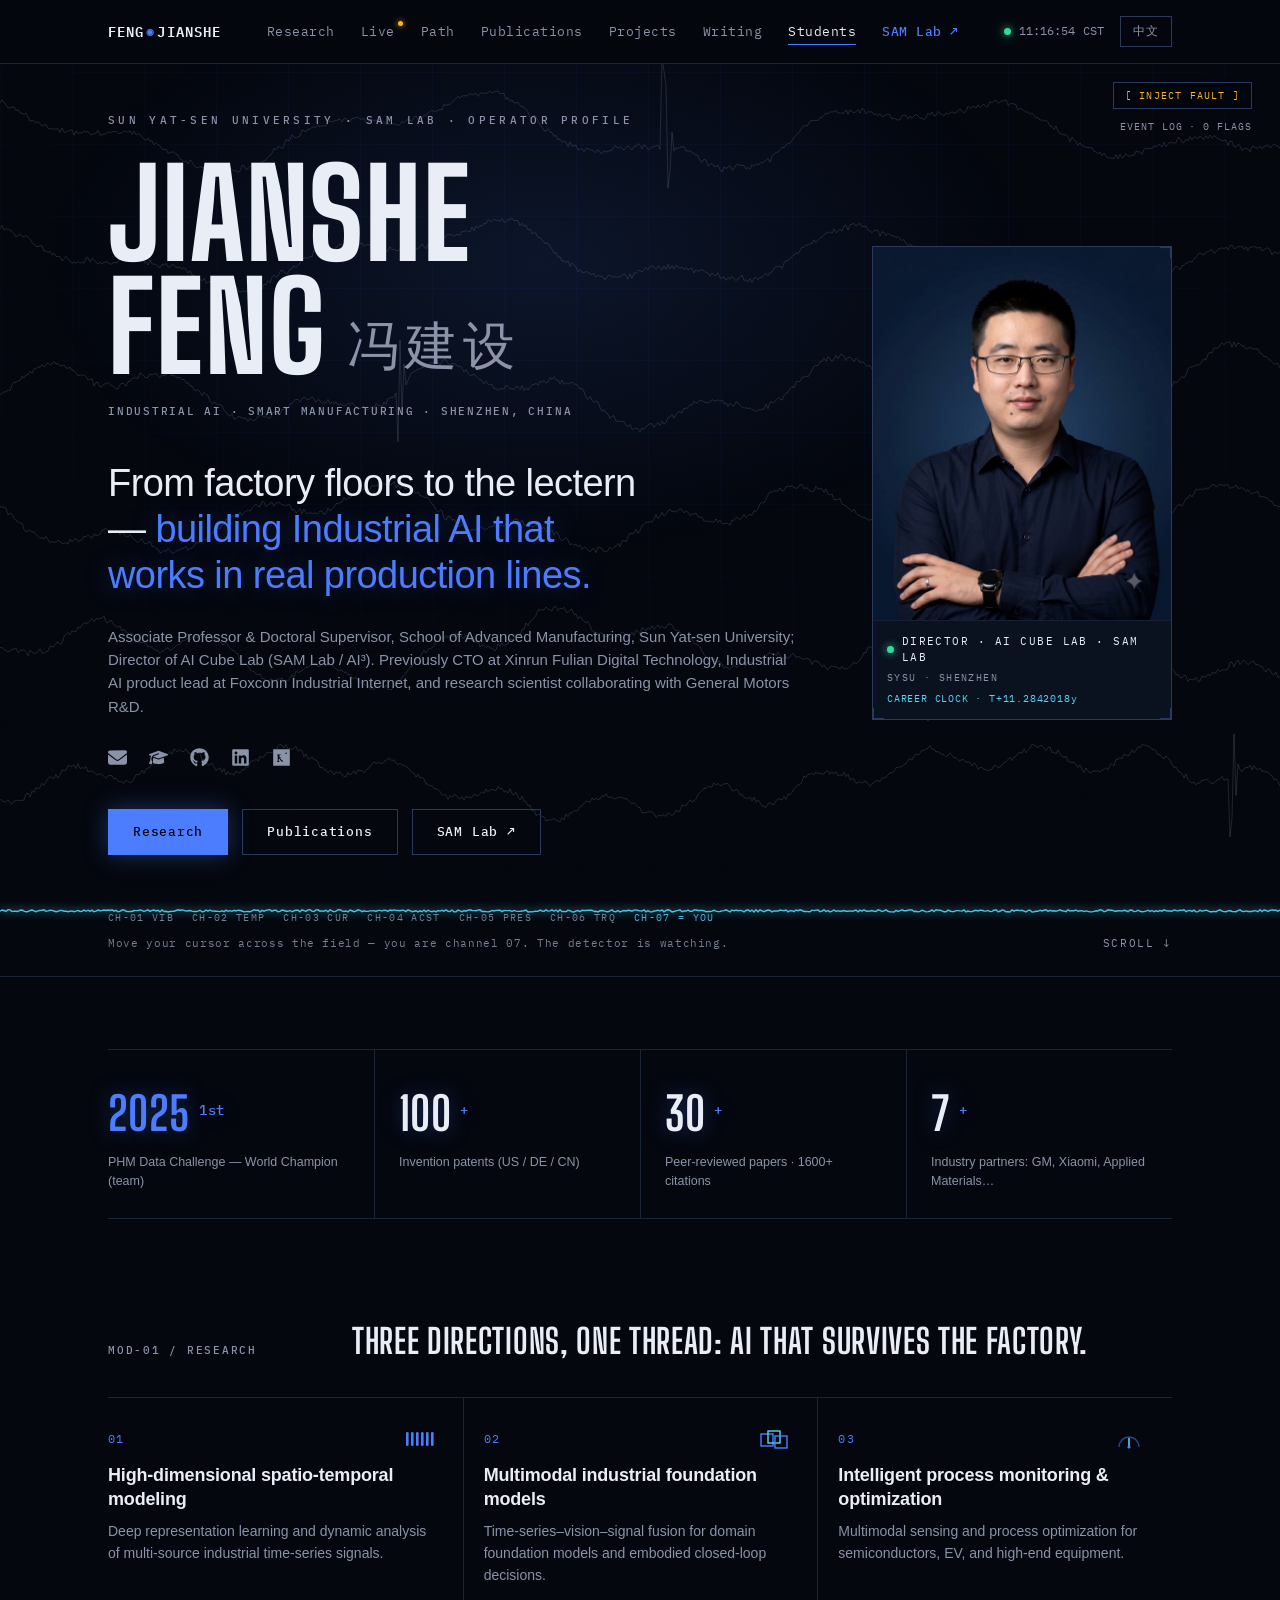
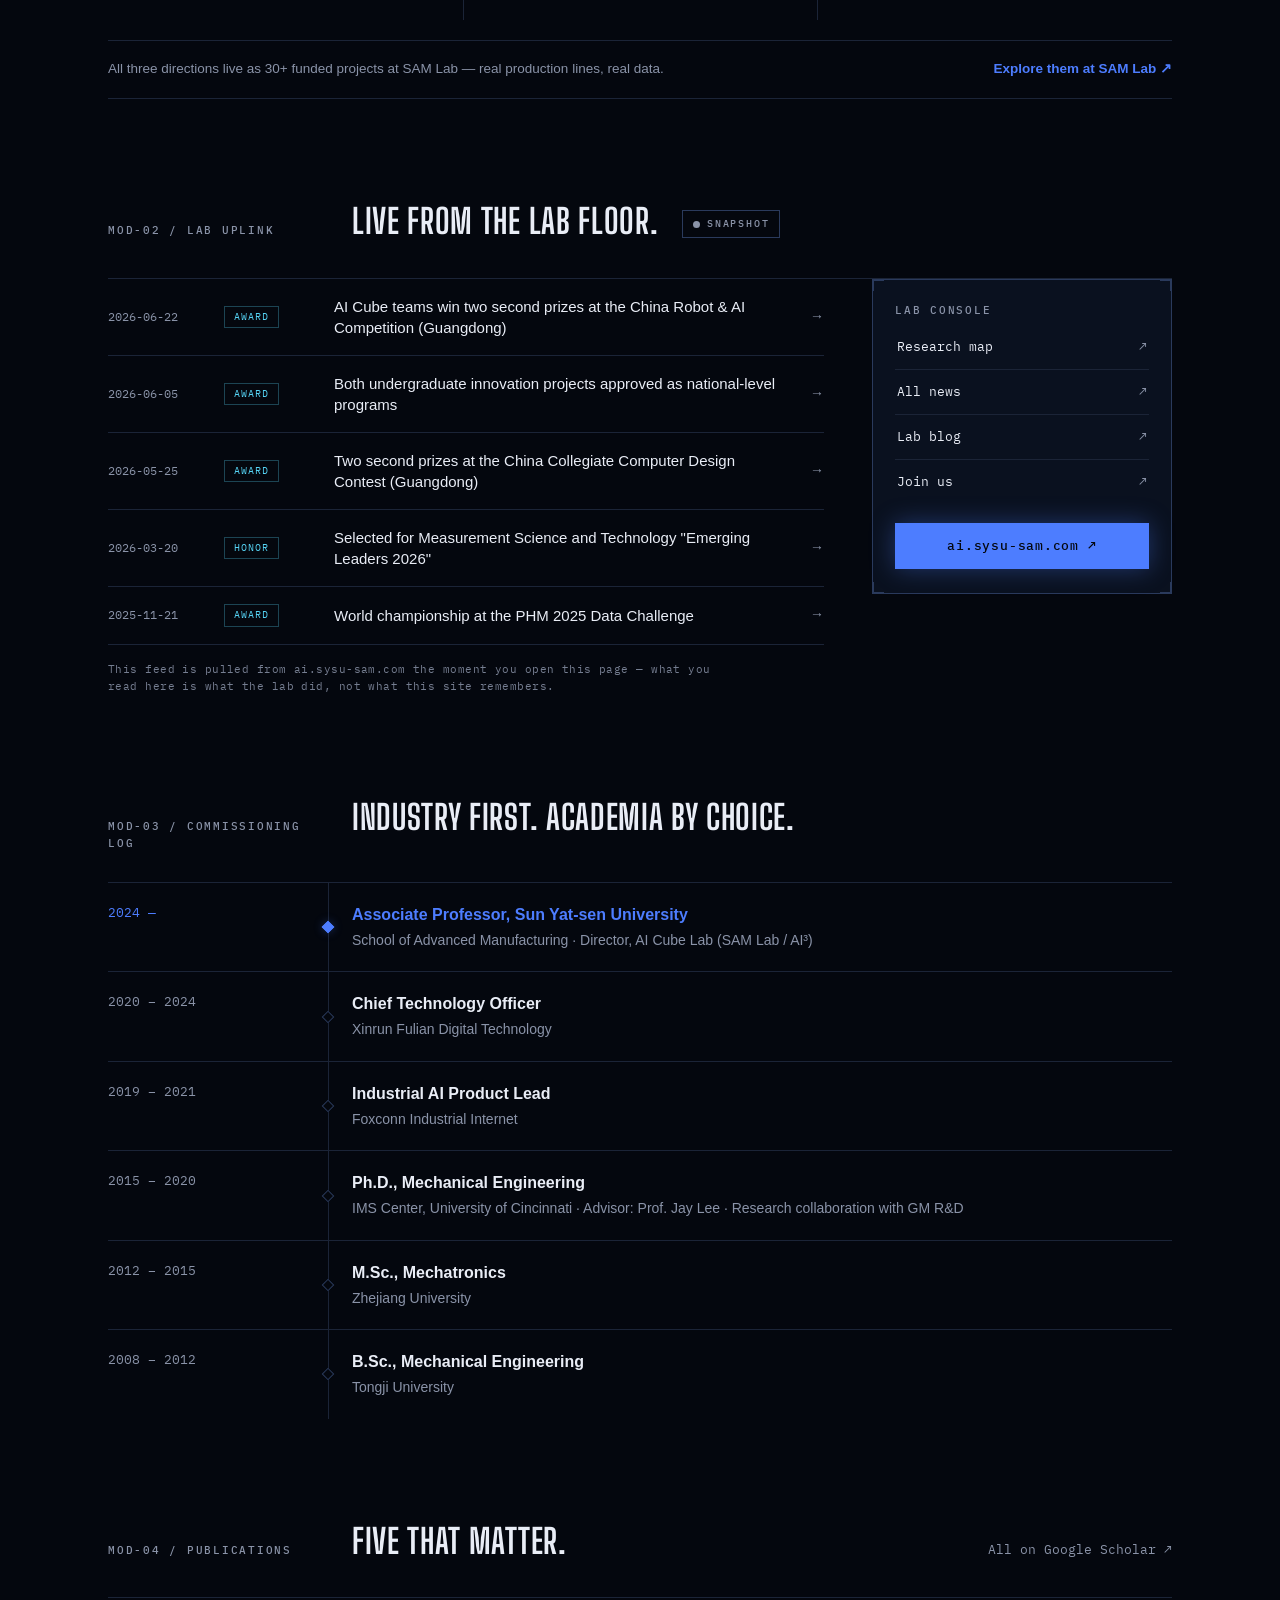
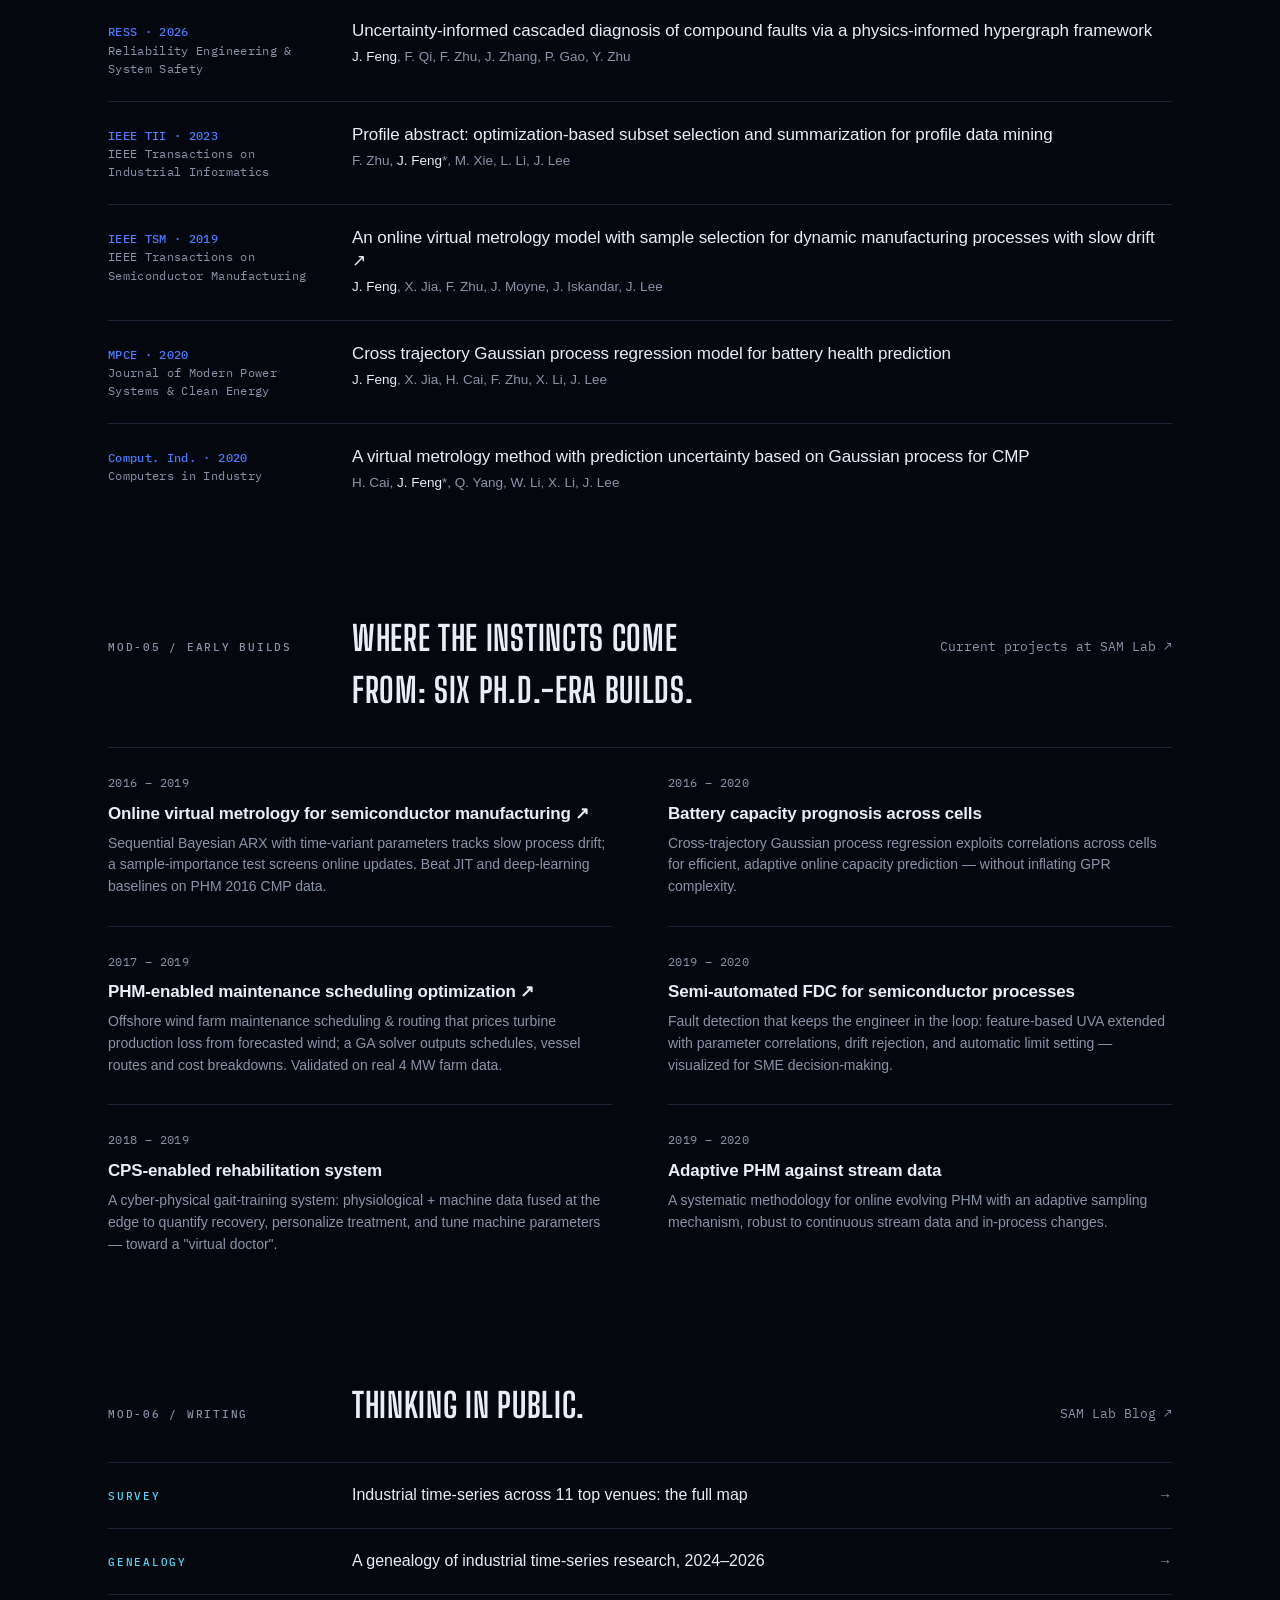
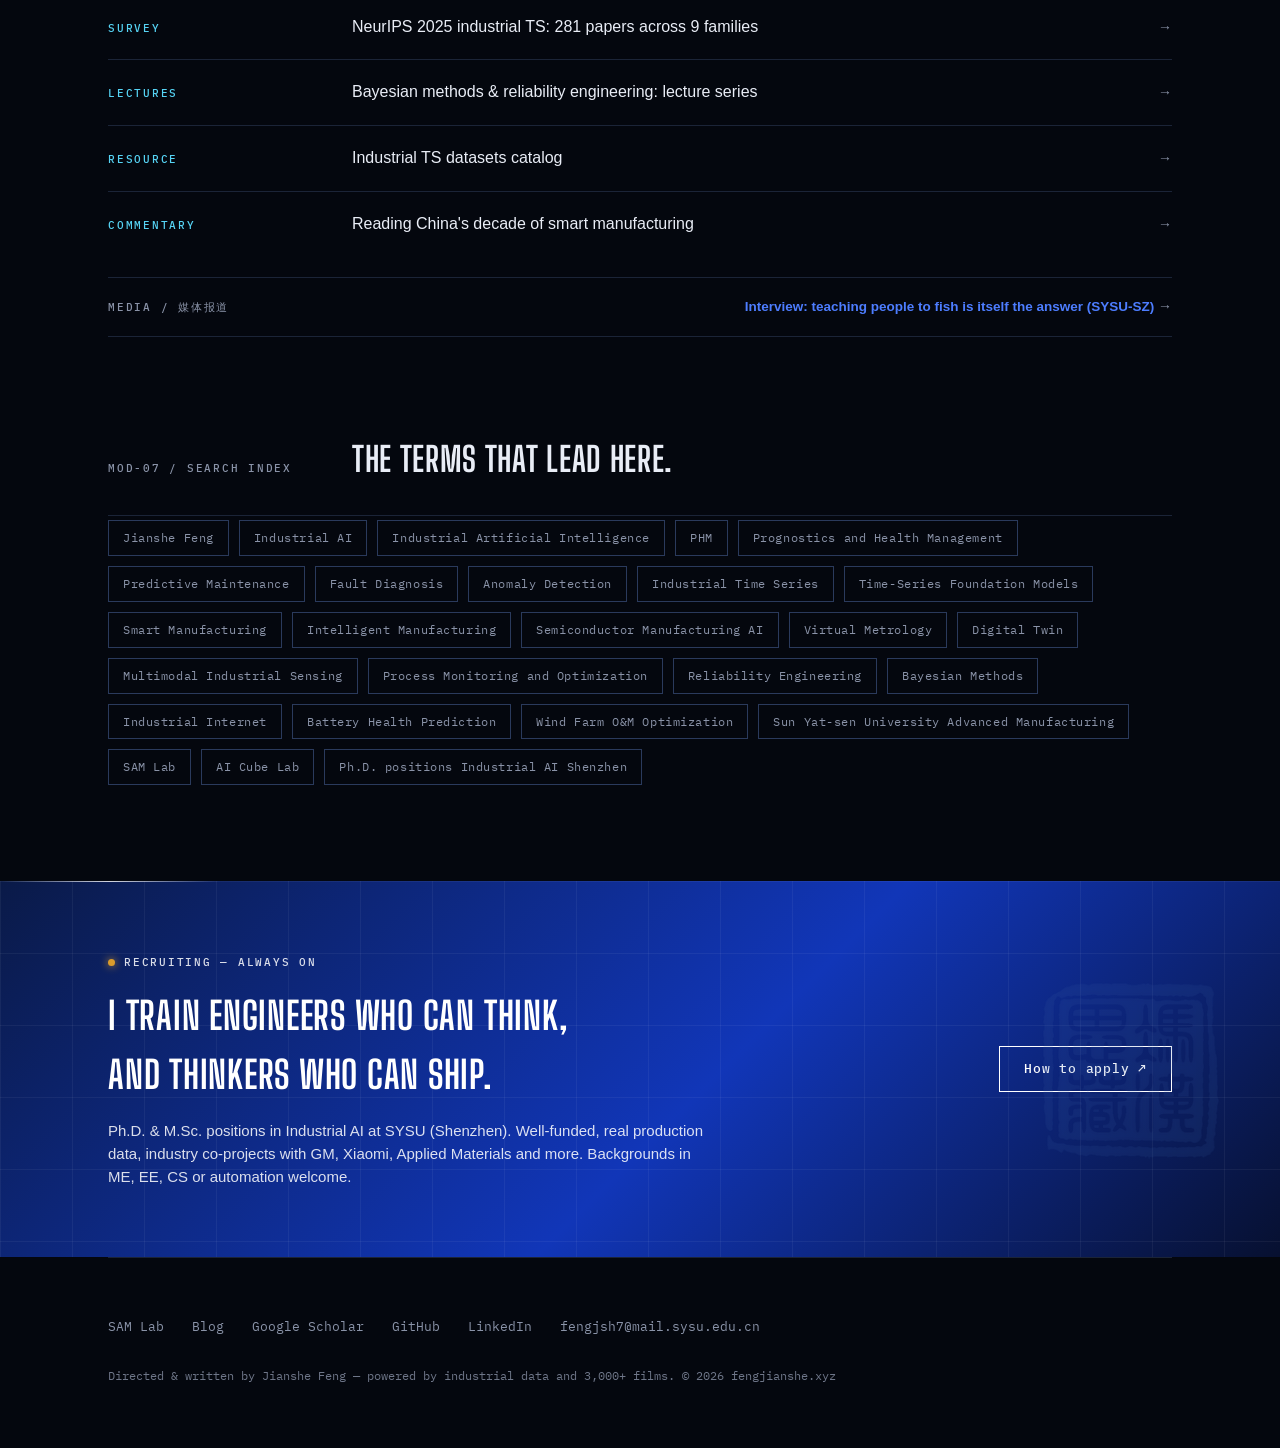
<file: index.html>
<!DOCTYPE html><html lang="en" data-astro-cid-5hce7sga> <head><meta charset="utf-8"><meta name="viewport" content="width=device-width, initial-scale=1"><meta name="theme-color" content="#04070e"><script>document.documentElement.classList.add('js');</script><link rel="preconnect" href="https://fonts.googleapis.com"><link rel="preconnect" href="https://fonts.gstatic.com" crossorigin><link href="https://fonts.googleapis.com/css2?family=Big+Shoulders+Display:wght@600;700;800&family=IBM+Plex+Mono:wght@400;500;600&display=swap" rel="stylesheet"><title>Jianshe Feng (冯建设) — Industrial AI Professor, Sun Yat-sen University · Director, SAM Lab</title><meta name="description" content="Jianshe Feng (冯建设): Associate Professor &#38; doctoral supervisor, School of Advanced Manufacturing, Sun Yat-sen University (Shenzhen); Director of AI Cube Lab (SAM Lab / AI³, 先进智造实验室). Industrial AI, PHM, predictive maintenance, industrial time-series foundation models, semiconductor manufacturing AI. Former CTO; PHM 2025 Data Challenge world-champion team."><meta name="keywords" content="Jianshe Feng, Industrial AI, Industrial Artificial Intelligence, PHM, Prognostics and Health Management, Predictive Maintenance, Fault Diagnosis, Anomaly Detection, Industrial Time Series, Time-Series Foundation Models, Smart Manufacturing, Intelligent Manufacturing, Semiconductor Manufacturing AI, Virtual Metrology, Digital Twin, Multimodal Industrial Sensing, Process Monitoring and Optimization, Reliability Engineering, Bayesian Methods, Industrial Internet, Battery Health Prediction, Wind Farm O&#38;M Optimization, Sun Yat-sen University Advanced Manufacturing, SAM Lab, AI Cube Lab, Ph.D. positions Industrial AI Shenzhen"><meta name="author" content="Jianshe Feng"><link rel="alternate" hreflang="en" href="https://fengjianshe.xyz/"><link rel="alternate" hreflang="zh-CN" href="https://fengjianshe.xyz/zh/"><link rel="alternate" hreflang="x-default" href="https://fengjianshe.xyz/"><link rel="canonical" href="https://fengjianshe.xyz/"><link rel="sitemap" href="/sitemap.xml"><link rel="icon" href="/favicon.svg" type="image/svg+xml"><link rel="icon" href="/icon-32.png" type="image/png" sizes="32x32"><link rel="apple-touch-icon" href="/icon-192.png"><meta property="og:title" content="Jianshe Feng (冯建设) — Industrial AI Professor, Sun Yat-sen University · Director, SAM Lab"><meta property="og:description" content="Jianshe Feng (冯建设): Associate Professor &#38; doctoral supervisor, School of Advanced Manufacturing, Sun Yat-sen University (Shenzhen); Director of AI Cube Lab (SAM Lab / AI³, 先进智造实验室). Industrial AI, PHM, predictive maintenance, industrial time-series foundation models, semiconductor manufacturing AI. Former CTO; PHM 2025 Data Challenge world-champion team."><meta property="og:type" content="profile"><meta property="og:url" content="https://fengjianshe.xyz/"><meta property="og:site_name" content="Jianshe Feng 冯建设"><meta property="og:locale" content="en_US"><meta property="og:locale:alternate" content="zh_CN"><meta property="og:image" content="https://fengjianshe.xyz/og.png"><meta property="og:image:width" content="1200"><meta property="og:image:height" content="630"><meta name="twitter:card" content="summary_large_image"><meta name="twitter:image" content="https://fengjianshe.xyz/og.png"><script type="application/ld+json">{"@context":"https://schema.org","@graph":[{"@type":"Person","@id":"https://fengjianshe.xyz/#person","name":"Jianshe Feng","alternateName":["Jianshe Feng","冯建设","Feng Jianshe"],"givenName":"Jianshe","familyName":"Feng","jobTitle":"Associate Professor & Doctoral Supervisor","description":"Jianshe Feng (冯建设), Associate Professor & Doctoral Supervisor at the School of Advanced Manufacturing, Sun Yat-sen University; Director of AI Cube Lab (先进智造实验室 / SAM Lab).","worksFor":{"@type":"CollegeOrUniversity","name":"Sun Yat-sen University","alternateName":"中山大学","url":"https://www.sysu.edu.cn/"},"affiliation":[{"@type":"Organization","name":"School of Advanced Manufacturing, Sun Yat-sen University","alternateName":"中山大学先进制造学院"},{"@type":"Organization","name":"AI Cube Lab — Advanced Manufacturing Intelligence Lab (SAM Lab / AI³)","alternateName":["先进智造实验室","AI Cube实验室","SAM Lab","AI Cube Lab"],"url":"https://ai.sysu-sam.com/"}],"alumniOf":[{"@type":"CollegeOrUniversity","name":"University of Cincinnati"},{"@type":"CollegeOrUniversity","name":"Zhejiang University","alternateName":"浙江大学"},{"@type":"CollegeOrUniversity","name":"Tongji University","alternateName":"同济大学"}],"knowsAbout":["Jianshe Feng","Industrial AI","Industrial Artificial Intelligence","PHM","Prognostics and Health Management","Predictive Maintenance","Fault Diagnosis","Anomaly Detection","Industrial Time Series","Time-Series Foundation Models","Smart Manufacturing","Intelligent Manufacturing","Semiconductor Manufacturing AI","Virtual Metrology","Digital Twin","Multimodal Industrial Sensing","Process Monitoring and Optimization","Reliability Engineering","Bayesian Methods","Industrial Internet","Battery Health Prediction","Wind Farm O&M Optimization","Sun Yat-sen University Advanced Manufacturing","SAM Lab","AI Cube Lab","Ph.D. positions Industrial AI Shenzhen","冯建设","工业人工智能","工业AI","故障预测与健康管理 PHM","预测性维护","故障诊断","异常检测","工业时序","时序大模型","工业大模型","智能制造","先进制造","半导体制造AI","虚拟量测","数字孪生","多模态感知","过程监控与工艺优化","可靠性工程","贝叶斯方法","工业互联网","电池健康预测","风电运维优化","中山大学先进制造学院","先进智造实验室","AI Cube实验室","SAM Lab","AI Cube Lab","工业AI 硕博招生 深圳"],"email":"mailto:fengjsh7@mail.sysu.edu.cn","image":"https://fengjianshe.xyz/portrait.jpg","url":"https://fengjianshe.xyz/","workLocation":{"@type":"Place","address":{"@type":"PostalAddress","addressLocality":"Shenzhen","addressCountry":"CN"}},"sameAs":["https://scholar.google.com/citations?hl=en&user=izHfXdgAAAAJ","https://github.com/fengjianshe","https://www.linkedin.com/in/jianshe-feng-096644a1/","https://www.researchgate.net/profile/Jianshe_Feng","https://ai.sysu-sam.com/","https://blog.sysu-sam.com/"]},{"@type":"WebSite","@id":"https://fengjianshe.xyz/#website","url":"https://fengjianshe.xyz/","name":"Jianshe Feng 冯建设","inLanguage":["en","zh-CN"],"publisher":{"@id":"https://fengjianshe.xyz/#person"}},{"@type":"ProfilePage","url":"https://fengjianshe.xyz/","mainEntity":{"@id":"https://fengjianshe.xyz/#person"},"inLanguage":"en"}]}</script><link rel="stylesheet" href="/_astro/index.DayYAePw.css"></head> <body data-astro-cid-5hce7sga> <div class="topbar" data-astro-cid-5hce7sga> <div class="wrap" data-astro-cid-5hce7sga> <nav data-astro-cid-5hce7sga> <a class="logo mono" href="/" data-astro-cid-5hce7sga>FENG<span class="dot" data-astro-cid-5hce7sga>◉</span>JIANSHE</a> <ul data-astro-cid-5hce7sga> <li data-astro-cid-5hce7sga><a href="#research" data-astro-cid-5hce7sga>Research</a></li> <li data-astro-cid-5hce7sga><a href="#uplink" data-astro-cid-5hce7sga>Live<span class="live-dot" aria-hidden="true" data-astro-cid-5hce7sga></span></a></li> <li data-astro-cid-5hce7sga><a href="#path" data-astro-cid-5hce7sga>Path</a></li> <li data-astro-cid-5hce7sga><a href="#pubs" data-astro-cid-5hce7sga>Publications</a></li> <li data-astro-cid-5hce7sga><a href="#projects" data-astro-cid-5hce7sga>Projects</a></li> <li data-astro-cid-5hce7sga><a href="#writing" data-astro-cid-5hce7sga>Writing</a></li> <li data-astro-cid-5hce7sga><a href="#students" data-astro-cid-5hce7sga>Students</a></li> <li data-astro-cid-5hce7sga><a class="lab" href="https://ai.sysu-sam.com/" data-astro-cid-5hce7sga>SAM Lab ↗</a></li> </ul> <div class="right" data-astro-cid-5hce7sga> <span class="clock mono" id="sz-clock" title="Shenzhen local time" data-astro-cid-5hce7sga> <span class="led pulse" data-astro-cid-5hce7sga></span> <span id="sz-clock-t" data-astro-cid-5hce7sga>--:--:--</span> CST
</span> <a class="lang-btn mono" href="/zh/" data-astro-cid-5hce7sga>中文</a> <button class="menu-btn mono" id="menu-btn" type="button" aria-expanded="false" aria-controls="m-menu" aria-label="Menu" data-astro-cid-5hce7sga>☰</button> </div> </nav> </div> </div> <div class="m-menu" id="m-menu" hidden data-astro-cid-5hce7sga> <ul class="mono" data-astro-cid-5hce7sga> <li data-astro-cid-5hce7sga><a href="#research" data-astro-cid-5hce7sga>Research</a></li> <li data-astro-cid-5hce7sga><a href="#uplink" data-astro-cid-5hce7sga>Live</a></li> <li data-astro-cid-5hce7sga><a href="#path" data-astro-cid-5hce7sga>Path</a></li> <li data-astro-cid-5hce7sga><a href="#pubs" data-astro-cid-5hce7sga>Publications</a></li> <li data-astro-cid-5hce7sga><a href="#projects" data-astro-cid-5hce7sga>Projects</a></li> <li data-astro-cid-5hce7sga><a href="#writing" data-astro-cid-5hce7sga>Writing</a></li> <li data-astro-cid-5hce7sga><a href="#students" data-astro-cid-5hce7sga>Students</a></li> <li data-astro-cid-5hce7sga><a class="lab" href="https://ai.sysu-sam.com/" data-astro-cid-5hce7sga>SAM Lab ↗</a></li> </ul> </div>  <!-- The hero IS the instrument: a full-viewport multichannel telemetry
     field runs behind everything, and the visitor's cursor is CH-07 —
     monitored by the same anomaly detector as the machine channels. --><header class="hero" id="hero" data-astro-cid-xhaoqxbd> <canvas id="tele-canvas" aria-hidden="true" data-astro-cid-xhaoqxbd></canvas> <div class="hud mono bt" style="--bi:7" data-astro-cid-xhaoqxbd> <button class="inject" id="inject" type="button" data-astro-cid-xhaoqxbd>[ INJECT FAULT ]</button> <div class="tele-log" id="tele-log" aria-hidden="true" data-astro-cid-xhaoqxbd> <div class="log-head" data-astro-cid-xhaoqxbd>EVENT LOG · <span id="flag-count" data-astro-cid-xhaoqxbd>0</span> FLAGS</div> </div> </div> <div class="wrap hero-inner" data-astro-cid-xhaoqxbd> <div class="hero-grid" data-astro-cid-xhaoqxbd> <div class="hero-main" data-astro-cid-xhaoqxbd> <div class="presents mono bt" style="--bi:0" data-astro-cid-xhaoqxbd>SUN YAT-SEN UNIVERSITY · SAM LAB · OPERATOR PROFILE</div> <h1 class="bt" style="--bi:1" data-astro-cid-xhaoqxbd> Jianshe Feng<span class="cn" data-astro-cid-xhaoqxbd>冯建设</span> </h1> <div class="kicker label bt" style="--bi:2" data-astro-cid-xhaoqxbd>Industrial AI · Smart Manufacturing · Shenzhen, China</div> <p class="thesis bt" style="--bi:3" data-astro-cid-xhaoqxbd>From factory floors to the lectern — <em data-astro-cid-xhaoqxbd>building Industrial AI that works in real production lines.</em></p> <p class="sub bt" style="--bi:4" data-astro-cid-xhaoqxbd>Associate Professor &amp; Doctoral Supervisor, School of Advanced Manufacturing, Sun Yat-sen University; Director of AI Cube Lab (SAM Lab / AI³). Previously CTO at Xinrun Fulian Digital Technology, Industrial AI product lead at Foxconn Industrial Internet, and research scientist collaborating with General Motors R&amp;D.</p> <div class="bt" style="--bi:5" data-astro-cid-xhaoqxbd><div class="social" data-astro-cid-dv46nlzh> <a href="mailto:fengjsh7@mail.sysu.edu.cn" title="Email" aria-label="Email" data-astro-cid-dv46nlzh> <svg viewBox="0 0 512 512" aria-hidden="true" data-astro-cid-dv46nlzh><path fill="currentColor" d="M48 64C21.5 64 0 85.5 0 112c0 15.1 7.1 29.3 19.2 38.4L236.8 313.6c11.4 8.5 27 8.5 38.4 0L492.8 150.4c12.1-9.1 19.2-23.3 19.2-38.4c0-26.5-21.5-48-48-48L48 64zM0 176L0 384c0 35.3 28.7 64 64 64l384 0c35.3 0 64-28.7 64-64l0-208L294.4 339.2c-22.8 17.1-54 17.1-76.8 0L0 176z" data-astro-cid-dv46nlzh></path></svg>     </a><a href="https://scholar.google.com/citations?hl=en&user=izHfXdgAAAAJ" title="Google Scholar" aria-label="Google Scholar" data-astro-cid-dv46nlzh>  <svg viewBox="0 0 640 512" aria-hidden="true" data-astro-cid-dv46nlzh><path fill="currentColor" d="M320 32c-8.1 0-16.1 1.4-23.7 4.1L15.8 137.4C6.3 140.9 0 149.9 0 160s6.3 19.1 15.8 22.6l57.9 20.9C57.3 229.3 48 259.8 48 291.9l0 28.1c0 28.4-10.8 57.7-22.3 80.8c-6.5 13-13.9 25.8-22.5 37.6C0 442.7-.9 448.3 .9 453.4s6 8.9 11.2 10.2l64 16c4.2 1.1 8.7 .3 12.4-2s6.3-6.1 7.1-10.4c8.6-42.8 4.3-81.2-2.1-108.7C90.3 344.3 86 329.8 80 316.5l0-24.6c0-30.2 10.2-58.7 27.9-81.5c12.9-15.5 29.6-28 49.2-35.7l157-61.7c8.2-3.2 17.5 .8 20.7 9s-.8 17.5-9 20.7l-157 61.7c-12.4 4.9-23.3 12.4-32.2 21.6l159.6 57.6c7.6 2.7 15.6 4.1 23.7 4.1s16.1-1.4 23.7-4.1L624.2 182.6c9.5-3.4 15.8-12.5 15.8-22.6s-6.3-19.1-15.8-22.6L343.7 36.1C336.1 33.4 328.1 32 320 32zM128 408c0 35.3 86 72 192 72s192-36.7 192-72L496.7 262.6 354.5 314c-11.1 4-22.8 6-34.5 6s-23.5-2-34.5-6L143.3 262.6 128 408z" data-astro-cid-dv46nlzh></path></svg>    </a><a href="https://github.com/fengjianshe" title="GitHub" aria-label="GitHub" data-astro-cid-dv46nlzh>   <svg viewBox="0 0 496 512" aria-hidden="true" data-astro-cid-dv46nlzh><path fill="currentColor" d="M165.9 397.4c0 2-2.3 3.6-5.2 3.6-3.3 .3-5.6-1.3-5.6-3.6 0-2 2.3-3.6 5.2-3.6 3-.3 5.6 1.3 5.6 3.6zm-31.1-4.5c-.7 2 1.3 4.3 4.3 4.9 2.6 1 5.6 0 6.2-2s-1.3-4.3-4.3-5.2c-2.6-.7-5.5 .3-6.2 2.3zm44.2-1.7c-2.9 .7-4.9 2.6-4.6 4.9 .3 2 2.9 3.3 5.9 2.6 2.9-.7 4.9-2.6 4.6-4.6-.3-1.9-3-3.2-5.9-2.9zM244.8 8C106.1 8 0 113.3 0 252c0 110.9 69.8 205.8 169.5 239.2 12.8 2.3 17.3-5.6 17.3-12.1 0-6.2-.3-40.4-.3-61.4 0 0-70 15-84.7-29.8 0 0-11.4-29.1-27.8-36.6 0 0-22.9-15.7 1.6-15.4 0 0 24.9 2 38.6 25.8 21.9 38.6 58.6 27.5 72.9 20.9 2.3-16 8.8-27.1 16-33.7-55.9-6.2-112.3-14.3-112.3-110.5 0-27.5 7.6-41.3 23.6-58.9-2.6-6.5-11.1-33.3 2.6-67.9 20.9-6.5 69 27 69 27 20-5.6 41.5-8.5 62.8-8.5s42.8 2.9 62.8 8.5c0 0 48.1-33.6 69-27 13.7 34.7 5.2 61.4 2.6 67.9 16 17.7 25.8 31.5 25.8 58.9 0 96.5-58.9 104.2-114.8 110.5 9.2 7.9 17 22.9 17 46.4 0 33.7-.3 75.4-.3 83.6 0 6.5 4.6 14.4 17.3 12.1C428.2 457.8 496 362.9 496 252 496 113.3 383.5 8 244.8 8z" data-astro-cid-dv46nlzh></path></svg>   </a><a href="https://www.linkedin.com/in/jianshe-feng-096644a1/" title="LinkedIn" aria-label="LinkedIn" data-astro-cid-dv46nlzh>    <svg viewBox="0 0 448 512" aria-hidden="true" data-astro-cid-dv46nlzh><path fill="currentColor" d="M416 32H31.9C14.3 32 0 46.5 0 64.3v383.4C0 465.5 14.3 480 31.9 480H416c17.6 0 32-14.5 32-32.3V64.3c0-17.8-14.4-32.3-32-32.3zM135.4 416H69V202.2h66.5V416zm-33.2-243c-21.3 0-38.5-17.3-38.5-38.5S80.9 96 102.2 96c21.2 0 38.5 17.3 38.5 38.5 0 21.3-17.2 38.5-38.5 38.5zm282.1 243h-66.4V312c0-24.8-.5-56.7-34.5-56.7-34.6 0-39.9 27-39.9 54.9V416h-66.4V202.2h63.7v29.2h.9c8.9-16.8 30.6-34.5 62.9-34.5 67.2 0 79.7 44.3 79.7 101.9V416z" data-astro-cid-dv46nlzh></path></svg>  </a><a href="https://www.researchgate.net/profile/Jianshe_Feng" title="ResearchGate" aria-label="ResearchGate" data-astro-cid-dv46nlzh>     <svg viewBox="0 0 448 512" aria-hidden="true" data-astro-cid-dv46nlzh><path fill="currentColor" d="M0 32v448h448V32H0zm262.2 334.4c-6.6 3-33.2 6-50-14.2-9.2-10.6-25.3-33.3-42.2-63.6-8.9 0-14.7 0-21.4-.6v46.4c0 23.5 2.8 27.1 23.1 29.6v11.9h-70.9v-11.9c17.5-2.5 21.1-5.5 21.1-29.6V213.9c0-24.2-2.8-25.7-21.1-28.2v-12.2h67.5c39.7 0 58.6 15.8 58.6 47.8 0 26.3-16.9 42.9-39.7 48.9 5.8 10.6 19.7 32.8 29.6 46.4 11.9 16.1 18.9 19.7 26.7 22.5l18.7-1.9zM227.6 224.2c0-25.6-16.4-36.4-41.9-36.4-3.9 0-8.3 .3-11.1 .8-3.1 .6-4.4 2.8-4.4 8.9v60.5c4.7 .6 8.9 .8 13.9 .8 28.3 0 43.5-12.5 43.5-34.6zm140.8-82.7c0 12.2-9.4 21.7-21.7 21.7s-21.7-9.4-21.7-21.7 9.4-21.7 21.7-21.7 21.7 9.5 21.7 21.7z" data-astro-cid-dv46nlzh></path></svg> </a> </div> </div> <div class="cta-row bt" style="--bi:6" data-astro-cid-xhaoqxbd> <a class="cta primary" href="#research" data-astro-cid-xhaoqxbd>Research</a> <a class="cta" href="#pubs" data-astro-cid-xhaoqxbd>Publications</a> <a class="cta" href="https://ai.sysu-sam.com/" data-astro-cid-xhaoqxbd>SAM Lab ↗</a> </div> </div> <figure class="operator ticked bt" style="--bi:3" data-astro-cid-xhaoqxbd> <span class="tick-b" data-astro-cid-xhaoqxbd></span> <img src="/portrait.jpg" width="600" height="750" fetchpriority="high" decoding="async" alt="Jianshe Feng — Associate Professor of Industrial AI, Sun Yat-sen University; Director of SAM Lab" data-astro-cid-xhaoqxbd> <figcaption class="mono" data-astro-cid-xhaoqxbd> <span class="op-role" data-astro-cid-xhaoqxbd><span class="led pulse" data-astro-cid-xhaoqxbd></span>DIRECTOR · AI CUBE LAB · SAM LAB</span> <span class="op-id" data-astro-cid-xhaoqxbd>SYSU · SHENZHEN</span> <span class="op-clock" data-epoch="2015-08-24T00:00:00+08:00" data-astro-cid-xhaoqxbd> CAREER CLOCK · T+<span id="career-y" data-astro-cid-xhaoqxbd>--.-------</span>y
</span> </figcaption> </figure> </div> <div class="hero-foot bt" style="--bi:8" data-astro-cid-xhaoqxbd> <div class="legend mono" aria-hidden="true" data-astro-cid-xhaoqxbd> <span data-astro-cid-xhaoqxbd>CH-01 VIB</span><span data-astro-cid-xhaoqxbd>CH-02 TEMP</span><span data-astro-cid-xhaoqxbd>CH-03 CUR</span> <span data-astro-cid-xhaoqxbd>CH-04 ACST</span><span data-astro-cid-xhaoqxbd>CH-05 PRES</span><span data-astro-cid-xhaoqxbd>CH-06 TRQ</span> <span class="you" data-astro-cid-xhaoqxbd>CH-07 = YOU</span> </div> <div class="foot-row mono" data-astro-cid-xhaoqxbd> <p class="probe-hint" data-astro-cid-xhaoqxbd>Move your cursor across the field — you are channel 07. The detector is watching.</p> <a class="scroll-cue" href="#research" data-astro-cid-xhaoqxbd>SCROLL ↓</a> </div> </div> </div> </header> <div class="wrap" data-astro-cid-xhaoqxbd> <div class="proof" data-astro-cid-xhaoqxbd> <div class="rv" data-astro-cid-xhaoqxbd> <div class="num" data-target="2025" data-astro-cid-xhaoqxbd>2025<sup data-astro-cid-xhaoqxbd>&nbsp;1st</sup></div> <div class="cap" data-astro-cid-xhaoqxbd>PHM Data Challenge — World Champion (team)</div> </div><div class="rv" data-astro-cid-xhaoqxbd> <div class="num" data-target="100" data-astro-cid-xhaoqxbd>100<sup data-astro-cid-xhaoqxbd>&nbsp;+</sup></div> <div class="cap" data-astro-cid-xhaoqxbd>Invention patents (US / DE / CN)</div> </div><div class="rv" data-astro-cid-xhaoqxbd> <div class="num" data-target="30" data-astro-cid-xhaoqxbd>30<sup data-astro-cid-xhaoqxbd>&nbsp;+</sup></div> <div class="cap" data-astro-cid-xhaoqxbd>Peer-reviewed papers · 1600+ citations</div> </div><div class="rv" data-astro-cid-xhaoqxbd> <div class="num" data-target="7" data-astro-cid-xhaoqxbd>7<sup data-astro-cid-xhaoqxbd>&nbsp;+</sup></div> <div class="cap" data-astro-cid-xhaoqxbd>Industry partners: GM, Xiaomi, Applied Materials…</div> </div> </div> <section id="research" data-astro-cid-xhaoqxbd> <div class="sec-head rv" data-astro-cid-xhaoqxbd> <div class="label" data-astro-cid-xhaoqxbd>MOD-01 / RESEARCH</div> <h2 data-astro-cid-xhaoqxbd>Three directions, one thread: AI that survives the factory.</h2> </div> <hr class="rule" data-astro-cid-xhaoqxbd> <div class="research" data-astro-cid-xhaoqxbd> <article class="rv" data-astro-cid-xhaoqxbd> <div class="idx-row" data-astro-cid-xhaoqxbd> <div class="idx mono" data-astro-cid-xhaoqxbd>01</div> <svg class="viz" viewBox="0 0 30 22" aria-hidden="true" data-astro-cid-xhaoqxbd> <rect x="1" y="4" width="2.6" height="14" rx="1.3" style="--d:0s" data-astro-cid-xhaoqxbd></rect><rect x="6" y="4" width="2.6" height="14" rx="1.3" style="--d:0.16s" data-astro-cid-xhaoqxbd></rect><rect x="11" y="4" width="2.6" height="14" rx="1.3" style="--d:0.32s" data-astro-cid-xhaoqxbd></rect><rect x="16" y="4" width="2.6" height="14" rx="1.3" style="--d:0.48s" data-astro-cid-xhaoqxbd></rect><rect x="21" y="4" width="2.6" height="14" rx="1.3" style="--d:0.64s" data-astro-cid-xhaoqxbd></rect><rect x="26" y="4" width="2.6" height="14" rx="1.3" style="--d:0.8s" data-astro-cid-xhaoqxbd></rect> </svg>   </div> <h3 data-astro-cid-xhaoqxbd>High-dimensional spatio-temporal modeling</h3> <p data-astro-cid-xhaoqxbd>Deep representation learning and dynamic analysis of multi-source industrial time-series signals.</p> </article><article class="rv" data-astro-cid-xhaoqxbd> <div class="idx-row" data-astro-cid-xhaoqxbd> <div class="idx mono" data-astro-cid-xhaoqxbd>02</div>  <svg class="viz viz-fuse" viewBox="0 0 30 22" aria-hidden="true" data-astro-cid-xhaoqxbd> <rect class="l1" x="2" y="6" width="12" height="12" data-astro-cid-xhaoqxbd></rect> <rect class="l2" x="9" y="3" width="12" height="12" data-astro-cid-xhaoqxbd></rect> <rect class="l3" x="16" y="8" width="12" height="12" data-astro-cid-xhaoqxbd></rect> </svg>  </div> <h3 data-astro-cid-xhaoqxbd>Multimodal industrial foundation models</h3> <p data-astro-cid-xhaoqxbd>Time-series–vision–signal fusion for domain foundation models and embodied closed-loop decisions.</p> </article><article class="rv" data-astro-cid-xhaoqxbd> <div class="idx-row" data-astro-cid-xhaoqxbd> <div class="idx mono" data-astro-cid-xhaoqxbd>03</div>   <svg class="viz viz-gauge" viewBox="0 0 30 22" aria-hidden="true" data-astro-cid-xhaoqxbd> <path d="M5 19 A 10 10 0 0 1 25 19" data-astro-cid-xhaoqxbd></path> <line class="needle" x1="15" y1="19" x2="15" y2="10.5" data-astro-cid-xhaoqxbd></line> <circle cx="15" cy="19" r="1.6" data-astro-cid-xhaoqxbd></circle> </svg> </div> <h3 data-astro-cid-xhaoqxbd>Intelligent process monitoring &amp; optimization</h3> <p data-astro-cid-xhaoqxbd>Multimodal sensing and process optimization for semiconductors, EV, and high-end equipment.</p> </article> </div> <div class="lab-note" data-astro-cid-xhaoqxbd> <p data-astro-cid-xhaoqxbd>All three directions live as 30+ funded projects at SAM Lab — real production lines, real data.</p> <a href="https://ai.sysu-sam.com/research/" data-astro-cid-xhaoqxbd>Explore them at SAM Lab ↗</a> </div> </section> <section id="uplink" data-astro-cid-xhaoqxbd> <div class="sec-head rv" data-astro-cid-xhaoqxbd> <div class="label" data-astro-cid-xhaoqxbd>MOD-02 / LAB UPLINK</div> <h2 data-astro-cid-xhaoqxbd>Live from the lab floor. <span class="badge mono" id="uplink-badge" data-live="LIVE" data-archive="SNAPSHOT" data-astro-cid-xhaoqxbd> <span class="led" id="uplink-led" data-astro-cid-xhaoqxbd></span><span id="uplink-badge-t" data-astro-cid-xhaoqxbd>SNAPSHOT</span> </span> </h2> </div> <hr class="rule" data-astro-cid-xhaoqxbd> <div class="uplink-grid" data-astro-cid-xhaoqxbd> <div data-astro-cid-xhaoqxbd> <ol class="feed" id="uplink-list" data-rss="https://ai.sysu-sam.com/en/rss.xml" data-astro-cid-xhaoqxbd> <li data-astro-cid-xhaoqxbd> <a href="https://ai.sysu-sam.com/news/robotics-ai-competition-guangdong-2026/" data-astro-cid-xhaoqxbd> <span class="f-date mono" data-astro-cid-xhaoqxbd>2026-06-22</span> <span class="f-tag mono" data-astro-cid-xhaoqxbd>Award</span> <span class="f-title" data-astro-cid-xhaoqxbd>AI Cube teams win two second prizes at the China Robot &amp; AI Competition (Guangdong)</span> <span class="arrow" data-astro-cid-xhaoqxbd>→</span> </a> </li><li data-astro-cid-xhaoqxbd> <a href="https://ai.sysu-sam.com/news/undergraduate-national-innovation-projects-2026/" data-astro-cid-xhaoqxbd> <span class="f-date mono" data-astro-cid-xhaoqxbd>2026-06-05</span> <span class="f-tag mono" data-astro-cid-xhaoqxbd>Award</span> <span class="f-title" data-astro-cid-xhaoqxbd>Both undergraduate innovation projects approved as national-level programs</span> <span class="arrow" data-astro-cid-xhaoqxbd>→</span> </a> </li><li data-astro-cid-xhaoqxbd> <a href="https://ai.sysu-sam.com/news/computer-design-competition-2026/" data-astro-cid-xhaoqxbd> <span class="f-date mono" data-astro-cid-xhaoqxbd>2026-05-25</span> <span class="f-tag mono" data-astro-cid-xhaoqxbd>Award</span> <span class="f-title" data-astro-cid-xhaoqxbd>Two second prizes at the China Collegiate Computer Design Contest (Guangdong)</span> <span class="arrow" data-astro-cid-xhaoqxbd>→</span> </a> </li><li data-astro-cid-xhaoqxbd> <a href="https://ai.sysu-sam.com/news/feng-jianshe-emerging-leader-2026/" data-astro-cid-xhaoqxbd> <span class="f-date mono" data-astro-cid-xhaoqxbd>2026-03-20</span> <span class="f-tag mono" data-astro-cid-xhaoqxbd>Honor</span> <span class="f-title" data-astro-cid-xhaoqxbd>Selected for Measurement Science and Technology &quot;Emerging Leaders 2026&quot;</span> <span class="arrow" data-astro-cid-xhaoqxbd>→</span> </a> </li><li data-astro-cid-xhaoqxbd> <a href="https://ai.sysu-sam.com/news/phm-2025-data-challenge-championship/" data-astro-cid-xhaoqxbd> <span class="f-date mono" data-astro-cid-xhaoqxbd>2025-11-21</span> <span class="f-tag mono" data-astro-cid-xhaoqxbd>Award</span> <span class="f-title" data-astro-cid-xhaoqxbd>World championship at the PHM 2025 Data Challenge</span> <span class="arrow" data-astro-cid-xhaoqxbd>→</span> </a> </li> </ol> <p class="uplink-desc mono" data-astro-cid-xhaoqxbd>This feed is pulled from ai.sysu-sam.com the moment you open this page — what you read here is what the lab did, not what this site remembers.</p> </div> <aside class="console ticked" data-astro-cid-xhaoqxbd> <span class="tick-b" data-astro-cid-xhaoqxbd></span> <div class="label" data-astro-cid-xhaoqxbd>LAB CONSOLE</div> <ul data-astro-cid-xhaoqxbd> <li data-astro-cid-xhaoqxbd><a class="mono" href="https://ai.sysu-sam.com/research/" data-astro-cid-xhaoqxbd>Research map <span class="arrow" data-astro-cid-xhaoqxbd>↗</span></a></li><li data-astro-cid-xhaoqxbd><a class="mono" href="https://ai.sysu-sam.com/news/" data-astro-cid-xhaoqxbd>All news <span class="arrow" data-astro-cid-xhaoqxbd>↗</span></a></li><li data-astro-cid-xhaoqxbd><a class="mono" href="https://blog.sysu-sam.com/" data-astro-cid-xhaoqxbd>Lab blog <span class="arrow" data-astro-cid-xhaoqxbd>↗</span></a></li><li data-astro-cid-xhaoqxbd><a class="mono" href="https://ai.sysu-sam.com/join/" data-astro-cid-xhaoqxbd>Join us <span class="arrow" data-astro-cid-xhaoqxbd>↗</span></a></li> </ul> <a class="cta primary console-cta" href="https://ai.sysu-sam.com/" data-astro-cid-xhaoqxbd>ai.sysu-sam.com ↗</a> </aside> </div> </section> <section id="path" data-astro-cid-xhaoqxbd> <div class="sec-head rv" data-astro-cid-xhaoqxbd> <div class="label" data-astro-cid-xhaoqxbd>MOD-03 / COMMISSIONING LOG</div> <h2 data-astro-cid-xhaoqxbd>Industry first. Academia by choice.</h2> </div> <hr class="rule" data-astro-cid-xhaoqxbd> <ul class="timeline" data-astro-cid-xhaoqxbd> <li class="rv now" data-astro-cid-xhaoqxbd> <div class="yr mono" data-astro-cid-xhaoqxbd>2024 —</div> <div class="what" data-astro-cid-xhaoqxbd> <b data-astro-cid-xhaoqxbd>Associate Professor, Sun Yat-sen University</b> <span class="org" data-astro-cid-xhaoqxbd>School of Advanced Manufacturing · Director, AI Cube Lab (SAM Lab / AI³)</span> </div> </li><li class="rv" data-astro-cid-xhaoqxbd> <div class="yr mono" data-astro-cid-xhaoqxbd>2020 – 2024</div> <div class="what" data-astro-cid-xhaoqxbd> <b data-astro-cid-xhaoqxbd>Chief Technology Officer</b> <span class="org" data-astro-cid-xhaoqxbd>Xinrun Fulian Digital Technology</span> </div> </li><li class="rv" data-astro-cid-xhaoqxbd> <div class="yr mono" data-astro-cid-xhaoqxbd>2019 – 2021</div> <div class="what" data-astro-cid-xhaoqxbd> <b data-astro-cid-xhaoqxbd>Industrial AI Product Lead</b> <span class="org" data-astro-cid-xhaoqxbd>Foxconn Industrial Internet</span> </div> </li><li class="rv" data-astro-cid-xhaoqxbd> <div class="yr mono" data-astro-cid-xhaoqxbd>2015 – 2020</div> <div class="what" data-astro-cid-xhaoqxbd> <b data-astro-cid-xhaoqxbd>Ph.D., Mechanical Engineering</b> <span class="org" data-astro-cid-xhaoqxbd>IMS Center, University of Cincinnati · Advisor: Prof. Jay Lee · Research collaboration with GM R&amp;D</span> </div> </li><li class="rv" data-astro-cid-xhaoqxbd> <div class="yr mono" data-astro-cid-xhaoqxbd>2012 – 2015</div> <div class="what" data-astro-cid-xhaoqxbd> <b data-astro-cid-xhaoqxbd>M.Sc., Mechatronics</b> <span class="org" data-astro-cid-xhaoqxbd>Zhejiang University</span> </div> </li><li class="rv" data-astro-cid-xhaoqxbd> <div class="yr mono" data-astro-cid-xhaoqxbd>2008 – 2012</div> <div class="what" data-astro-cid-xhaoqxbd> <b data-astro-cid-xhaoqxbd>B.Sc., Mechanical Engineering</b> <span class="org" data-astro-cid-xhaoqxbd>Tongji University</span> </div> </li> </ul> </section> <section id="pubs" data-astro-cid-xhaoqxbd> <div class="sec-head rv" data-astro-cid-xhaoqxbd> <div class="label" data-astro-cid-xhaoqxbd>MOD-04 / PUBLICATIONS</div> <h2 data-astro-cid-xhaoqxbd>Five that matter.</h2> <a class="more" href="https://scholar.google.com/citations?hl=en&user=izHfXdgAAAAJ" data-astro-cid-xhaoqxbd>All on Google Scholar ↗</a> </div> <hr class="rule" data-astro-cid-xhaoqxbd> <ul class="pubs" data-astro-cid-xhaoqxbd> <li class="rv" data-astro-cid-xhaoqxbd> <div class="venue mono" data-astro-cid-xhaoqxbd><b data-astro-cid-xhaoqxbd>RESS · 2026</b>Reliability Engineering &amp; System Safety</div> <div data-astro-cid-xhaoqxbd> <h3 data-astro-cid-xhaoqxbd>Uncertainty-informed cascaded diagnosis of compound faults via a physics-informed hypergraph framework</h3> <div class="auth" data-astro-cid-xhaoqxbd><u>J. Feng</u>, F. Qi, F. Zhu, J. Zhang, P. Gao, Y. Zhu</div> </div> </li><li class="rv" data-astro-cid-xhaoqxbd> <div class="venue mono" data-astro-cid-xhaoqxbd><b data-astro-cid-xhaoqxbd>IEEE TII · 2023</b>IEEE Transactions on Industrial Informatics</div> <div data-astro-cid-xhaoqxbd> <h3 data-astro-cid-xhaoqxbd>Profile abstract: optimization-based subset selection and summarization for profile data mining</h3> <div class="auth" data-astro-cid-xhaoqxbd>F. Zhu, <u>J. Feng</u>*, M. Xie, L. Li, J. Lee</div> </div> </li><li class="rv" data-astro-cid-xhaoqxbd> <div class="venue mono" data-astro-cid-xhaoqxbd><b data-astro-cid-xhaoqxbd>IEEE TSM · 2019</b>IEEE Transactions on Semiconductor Manufacturing</div> <div data-astro-cid-xhaoqxbd> <h3 data-astro-cid-xhaoqxbd><a href="https://ieeexplore.ieee.org/document/8845673" data-astro-cid-xhaoqxbd>An online virtual metrology model with sample selection for dynamic manufacturing processes with slow drift ↗</a></h3> <div class="auth" data-astro-cid-xhaoqxbd><u>J. Feng</u>, X. Jia, F. Zhu, J. Moyne, J. Iskandar, J. Lee</div> </div> </li><li class="rv" data-astro-cid-xhaoqxbd> <div class="venue mono" data-astro-cid-xhaoqxbd><b data-astro-cid-xhaoqxbd>MPCE · 2020</b>Journal of Modern Power Systems &amp; Clean Energy</div> <div data-astro-cid-xhaoqxbd> <h3 data-astro-cid-xhaoqxbd>Cross trajectory Gaussian process regression model for battery health prediction</h3> <div class="auth" data-astro-cid-xhaoqxbd><u>J. Feng</u>, X. Jia, H. Cai, F. Zhu, X. Li, J. Lee</div> </div> </li><li class="rv" data-astro-cid-xhaoqxbd> <div class="venue mono" data-astro-cid-xhaoqxbd><b data-astro-cid-xhaoqxbd>Comput. Ind. · 2020</b>Computers in Industry</div> <div data-astro-cid-xhaoqxbd> <h3 data-astro-cid-xhaoqxbd>A virtual metrology method with prediction uncertainty based on Gaussian process for CMP</h3> <div class="auth" data-astro-cid-xhaoqxbd>H. Cai, <u>J. Feng</u>*, Q. Yang, W. Li, X. Li, J. Lee</div> </div> </li> </ul> </section> <section id="projects" data-astro-cid-xhaoqxbd> <div class="sec-head rv" data-astro-cid-xhaoqxbd> <div class="label" data-astro-cid-xhaoqxbd>MOD-05 / EARLY BUILDS</div> <h2 data-astro-cid-xhaoqxbd>Where the instincts come from: six Ph.D.-era builds.</h2> <a class="more" href="https://ai.sysu-sam.com/research/" data-astro-cid-xhaoqxbd>Current projects at SAM Lab ↗</a> </div> <hr class="rule" data-astro-cid-xhaoqxbd> <div class="projects" data-astro-cid-xhaoqxbd> <article class="rv" data-astro-cid-xhaoqxbd> <div class="yr mono" data-astro-cid-xhaoqxbd>2016 – 2019</div> <h3 data-astro-cid-xhaoqxbd><a href="https://ieeexplore.ieee.org/document/8845673" data-astro-cid-xhaoqxbd>Online virtual metrology for semiconductor manufacturing ↗</a></h3> <p data-astro-cid-xhaoqxbd>Sequential Bayesian ARX with time-variant parameters tracks slow process drift; a sample-importance test screens online updates. Beat JIT and deep-learning baselines on PHM 2016 CMP data.</p> </article><article class="rv" data-astro-cid-xhaoqxbd> <div class="yr mono" data-astro-cid-xhaoqxbd>2016 – 2020</div> <h3 data-astro-cid-xhaoqxbd>Battery capacity prognosis across cells</h3> <p data-astro-cid-xhaoqxbd>Cross-trajectory Gaussian process regression exploits correlations across cells for efficient, adaptive online capacity prediction — without inflating GPR complexity.</p> </article><article class="rv" data-astro-cid-xhaoqxbd> <div class="yr mono" data-astro-cid-xhaoqxbd>2017 – 2019</div> <h3 data-astro-cid-xhaoqxbd><a href="https://www.researchgate.net/publication/336663228" data-astro-cid-xhaoqxbd>PHM-enabled maintenance scheduling optimization ↗</a></h3> <p data-astro-cid-xhaoqxbd>Offshore wind farm maintenance scheduling &amp; routing that prices turbine production loss from forecasted wind; a GA solver outputs schedules, vessel routes and cost breakdowns. Validated on real 4 MW farm data.</p> </article><article class="rv" data-astro-cid-xhaoqxbd> <div class="yr mono" data-astro-cid-xhaoqxbd>2019 – 2020</div> <h3 data-astro-cid-xhaoqxbd>Semi-automated FDC for semiconductor processes</h3> <p data-astro-cid-xhaoqxbd>Fault detection that keeps the engineer in the loop: feature-based UVA extended with parameter correlations, drift rejection, and automatic limit setting — visualized for SME decision-making.</p> </article><article class="rv" data-astro-cid-xhaoqxbd> <div class="yr mono" data-astro-cid-xhaoqxbd>2018 – 2019</div> <h3 data-astro-cid-xhaoqxbd>CPS-enabled rehabilitation system</h3> <p data-astro-cid-xhaoqxbd>A cyber-physical gait-training system: physiological + machine data fused at the edge to quantify recovery, personalize treatment, and tune machine parameters — toward a &quot;virtual doctor&quot;.</p> </article><article class="rv" data-astro-cid-xhaoqxbd> <div class="yr mono" data-astro-cid-xhaoqxbd>2019 – 2020</div> <h3 data-astro-cid-xhaoqxbd>Adaptive PHM against stream data</h3> <p data-astro-cid-xhaoqxbd>A systematic methodology for online evolving PHM with an adaptive sampling mechanism, robust to continuous stream data and in-process changes.</p> </article> </div> </section> <section id="writing" data-astro-cid-xhaoqxbd> <div class="sec-head rv" data-astro-cid-xhaoqxbd> <div class="label" data-astro-cid-xhaoqxbd>MOD-06 / WRITING</div> <h2 data-astro-cid-xhaoqxbd>Thinking in public.</h2> <a class="more" href="https://blog.sysu-sam.com/" data-astro-cid-xhaoqxbd>SAM Lab Blog ↗</a> </div> <hr class="rule" data-astro-cid-xhaoqxbd> <ul class="writing" data-astro-cid-xhaoqxbd> <li class="rv" data-astro-cid-xhaoqxbd> <a href="https://blog.sysu-sam.com/@fengjianshe/multi-venue-industrial-ts-overview" data-astro-cid-xhaoqxbd> <span class="kind label" data-astro-cid-xhaoqxbd>Survey</span> <span class="t" data-astro-cid-xhaoqxbd>Industrial time-series across 11 top venues: the full map</span> <span class="arrow" data-astro-cid-xhaoqxbd>→</span> </a> </li><li class="rv" data-astro-cid-xhaoqxbd> <a href="https://blog.sysu-sam.com/@fengjianshe/industrial-ts-genealogy-ebook-2024-2026" data-astro-cid-xhaoqxbd> <span class="kind label" data-astro-cid-xhaoqxbd>Genealogy</span> <span class="t" data-astro-cid-xhaoqxbd>A genealogy of industrial time-series research, 2024–2026</span> <span class="arrow" data-astro-cid-xhaoqxbd>→</span> </a> </li><li class="rv" data-astro-cid-xhaoqxbd> <a href="https://blog.sysu-sam.com/@fengjianshe/neurips2025-industrial-ts-map" data-astro-cid-xhaoqxbd> <span class="kind label" data-astro-cid-xhaoqxbd>Survey</span> <span class="t" data-astro-cid-xhaoqxbd>NeurIPS 2025 industrial TS: 281 papers across 9 families</span> <span class="arrow" data-astro-cid-xhaoqxbd>→</span> </a> </li><li class="rv" data-astro-cid-xhaoqxbd> <a href="https://blog.sysu-sam.com/@fengjianshe/bayesian-reliability-lectures" data-astro-cid-xhaoqxbd> <span class="kind label" data-astro-cid-xhaoqxbd>Lectures</span> <span class="t" data-astro-cid-xhaoqxbd>Bayesian methods &amp; reliability engineering: lecture series</span> <span class="arrow" data-astro-cid-xhaoqxbd>→</span> </a> </li><li class="rv" data-astro-cid-xhaoqxbd> <a href="https://blog.sysu-sam.com/@fengjianshe/industrial-ts-datasets-catalog" data-astro-cid-xhaoqxbd> <span class="kind label" data-astro-cid-xhaoqxbd>Resource</span> <span class="t" data-astro-cid-xhaoqxbd>Industrial TS datasets catalog</span> <span class="arrow" data-astro-cid-xhaoqxbd>→</span> </a> </li><li class="rv" data-astro-cid-xhaoqxbd> <a href="https://blog.sysu-sam.com/@fengjianshe/smart-manufacturing-china-decade-review-interpretation" data-astro-cid-xhaoqxbd> <span class="kind label" data-astro-cid-xhaoqxbd>Commentary</span> <span class="t" data-astro-cid-xhaoqxbd>Reading China&#39;s decade of smart manufacturing</span> <span class="arrow" data-astro-cid-xhaoqxbd>→</span> </a> </li> </ul> <div class="media-bar" data-astro-cid-xhaoqxbd> <span class="label" data-astro-cid-xhaoqxbd>Media / 媒体报道</span> <div class="media-links" data-astro-cid-xhaoqxbd> <a href="https://ai.sysu-sam.com/news/feng-jianshe-sysu-shenzhen-interview-2025/" data-astro-cid-xhaoqxbd>Interview: teaching people to fish is itself the answer (SYSU-SZ) <span class="arrow" data-astro-cid-xhaoqxbd>→</span></a> </div> </div> </section> <section id="index" data-astro-cid-xhaoqxbd> <div class="sec-head rv" data-astro-cid-xhaoqxbd> <div class="label" data-astro-cid-xhaoqxbd>MOD-07 / SEARCH INDEX</div> <h2 data-astro-cid-xhaoqxbd>The terms that lead here.</h2> </div> <hr class="rule" data-astro-cid-xhaoqxbd> <div class="chips rv" data-astro-cid-xhaoqxbd> <span class="chip mono" data-astro-cid-xhaoqxbd>Jianshe Feng</span><span class="chip mono" data-astro-cid-xhaoqxbd>Industrial AI</span><span class="chip mono" data-astro-cid-xhaoqxbd>Industrial Artificial Intelligence</span><span class="chip mono" data-astro-cid-xhaoqxbd>PHM</span><span class="chip mono" data-astro-cid-xhaoqxbd>Prognostics and Health Management</span><span class="chip mono" data-astro-cid-xhaoqxbd>Predictive Maintenance</span><span class="chip mono" data-astro-cid-xhaoqxbd>Fault Diagnosis</span><span class="chip mono" data-astro-cid-xhaoqxbd>Anomaly Detection</span><span class="chip mono" data-astro-cid-xhaoqxbd>Industrial Time Series</span><span class="chip mono" data-astro-cid-xhaoqxbd>Time-Series Foundation Models</span><span class="chip mono" data-astro-cid-xhaoqxbd>Smart Manufacturing</span><span class="chip mono" data-astro-cid-xhaoqxbd>Intelligent Manufacturing</span><span class="chip mono" data-astro-cid-xhaoqxbd>Semiconductor Manufacturing AI</span><span class="chip mono" data-astro-cid-xhaoqxbd>Virtual Metrology</span><span class="chip mono" data-astro-cid-xhaoqxbd>Digital Twin</span><span class="chip mono" data-astro-cid-xhaoqxbd>Multimodal Industrial Sensing</span><span class="chip mono" data-astro-cid-xhaoqxbd>Process Monitoring and Optimization</span><span class="chip mono" data-astro-cid-xhaoqxbd>Reliability Engineering</span><span class="chip mono" data-astro-cid-xhaoqxbd>Bayesian Methods</span><span class="chip mono" data-astro-cid-xhaoqxbd>Industrial Internet</span><span class="chip mono" data-astro-cid-xhaoqxbd>Battery Health Prediction</span><span class="chip mono" data-astro-cid-xhaoqxbd>Wind Farm O&amp;M Optimization</span><span class="chip mono" data-astro-cid-xhaoqxbd>Sun Yat-sen University Advanced Manufacturing</span><span class="chip mono" data-astro-cid-xhaoqxbd>SAM Lab</span><span class="chip mono" data-astro-cid-xhaoqxbd>AI Cube Lab</span><span class="chip mono" data-astro-cid-xhaoqxbd>Ph.D. positions Industrial AI Shenzhen</span> </div> </section> </div> <div class="students-band" id="students" data-astro-cid-xhaoqxbd> <div class="wrap inner" data-astro-cid-xhaoqxbd> <div data-astro-cid-xhaoqxbd> <div class="label band-label" data-astro-cid-xhaoqxbd><span class="led amber pulse" data-astro-cid-xhaoqxbd></span> RECRUITING — ALWAYS ON</div> <h2 data-astro-cid-xhaoqxbd>I train engineers who can think, and thinkers who can ship.</h2> <p data-astro-cid-xhaoqxbd>Ph.D. &amp; M.Sc. positions in Industrial AI at SYSU (Shenzhen). Well-funded, real production data, industry co-projects with GM, Xiaomi, Applied Materials and more. Backgrounds in ME, EE, CS or automation welcome.</p> </div> <a class="cta band-cta" href="https://ai.sysu-sam.com/join/" data-astro-cid-xhaoqxbd>How to apply ↗</a> <div class="band-stamp" aria-hidden="true" data-astro-cid-xhaoqxbd></div> </div> </div> <script type="module" src="/_astro/Home.astro_astro_type_script_index_0_lang.BVinDUpP.js"></script>   <div class="wrap" data-astro-cid-5hce7sga> <footer data-astro-cid-5hce7sga> <div class="cols" data-astro-cid-5hce7sga> <ul data-astro-cid-5hce7sga> <li data-astro-cid-5hce7sga><a href="https://ai.sysu-sam.com/" data-astro-cid-5hce7sga>SAM Lab</a></li> <li data-astro-cid-5hce7sga><a href="https://blog.sysu-sam.com/" data-astro-cid-5hce7sga>Blog</a></li> <li data-astro-cid-5hce7sga><a href="https://scholar.google.com/citations?hl=en&user=izHfXdgAAAAJ" data-astro-cid-5hce7sga>Google Scholar</a></li> <li data-astro-cid-5hce7sga><a href="https://github.com/fengjianshe" data-astro-cid-5hce7sga>GitHub</a></li> <li data-astro-cid-5hce7sga><a href="https://www.linkedin.com/in/jianshe-feng-096644a1/" data-astro-cid-5hce7sga>LinkedIn</a></li> <li data-astro-cid-5hce7sga><a href="mailto:fengjsh7@mail.sysu.edu.cn" data-astro-cid-5hce7sga>fengjsh7@mail.sysu.edu.cn</a></li> </ul> </div> <div class="fine mono" data-astro-cid-5hce7sga>Directed &amp; written by Jianshe Feng — powered by industrial data and 3,000+ films. © 2026 fengjianshe.xyz</div> </footer> </div> <script type="module">const c=document.getElementById("sz-clock-t");if(c){const n=new Intl.DateTimeFormat("en-GB",{timeZone:"Asia/Shanghai",hour12:!1,hour:"2-digit",minute:"2-digit",second:"2-digit"}),e=()=>{c.textContent=n.format(new Date)};e(),setInterval(e,1e3)}{const n=document.getElementById("menu-btn"),e=document.getElementById("m-menu");if(n&&e){const s=t=>{e.hidden=!t,n.setAttribute("aria-expanded",String(t)),n.textContent=t?"✕":"☰",document.body.classList.toggle("menu-open",t)};n.addEventListener("click",()=>s(e.hidden)),e.addEventListener("click",t=>{t.target.closest("a")&&s(!1)}),window.addEventListener("keydown",t=>{t.key==="Escape"&&s(!1)})}}{const n=[...document.querySelectorAll('nav ul a[href^="#"]')],e=new Map(n.map(s=>[s.hash.slice(1),s]));if(e.size&&"IntersectionObserver"in window){const s=new IntersectionObserver(t=>{for(const i of t)i.isIntersecting&&(n.forEach(o=>o.classList.remove("cur")),e.get(i.target.id)?.classList.add("cur"))},{rootMargin:"-35% 0px -55% 0px"});e.forEach((t,i)=>{const o=document.getElementById(i);o&&s.observe(o)})}}</script> </body> </html>
</file>
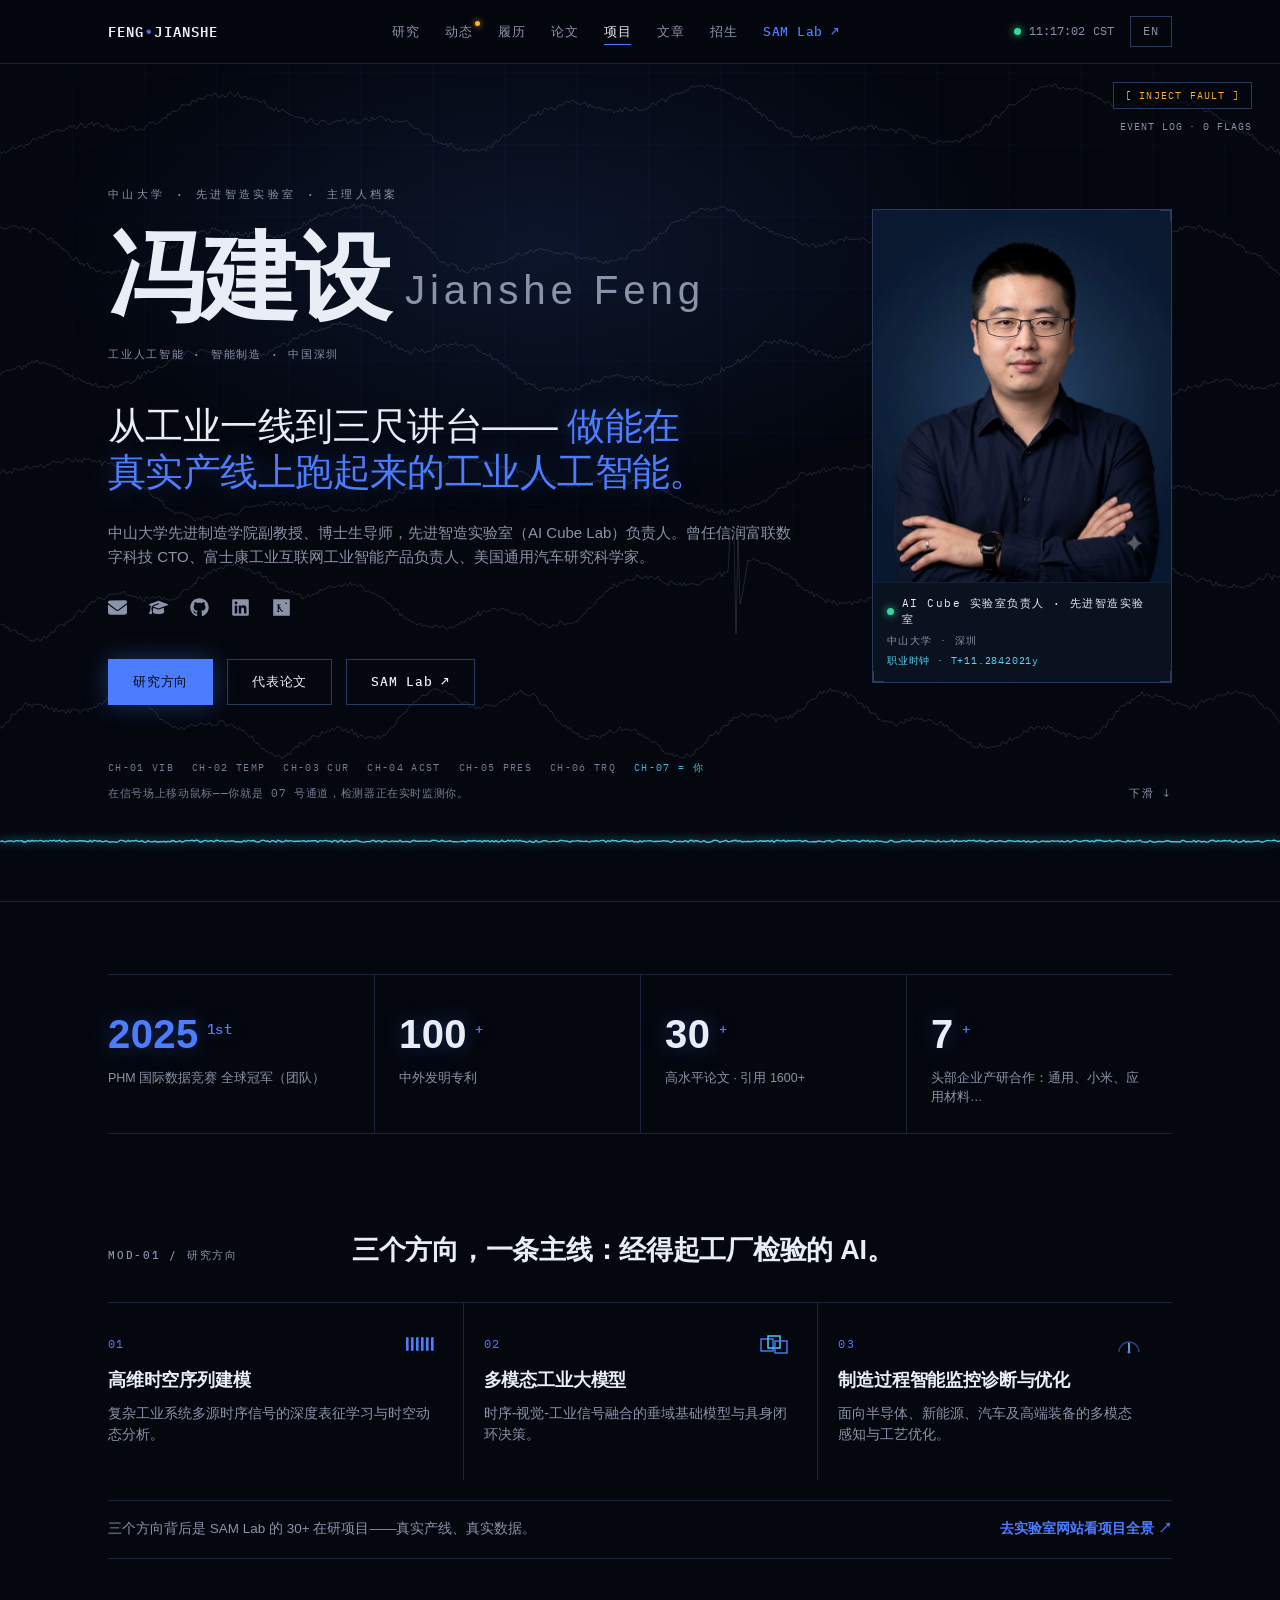
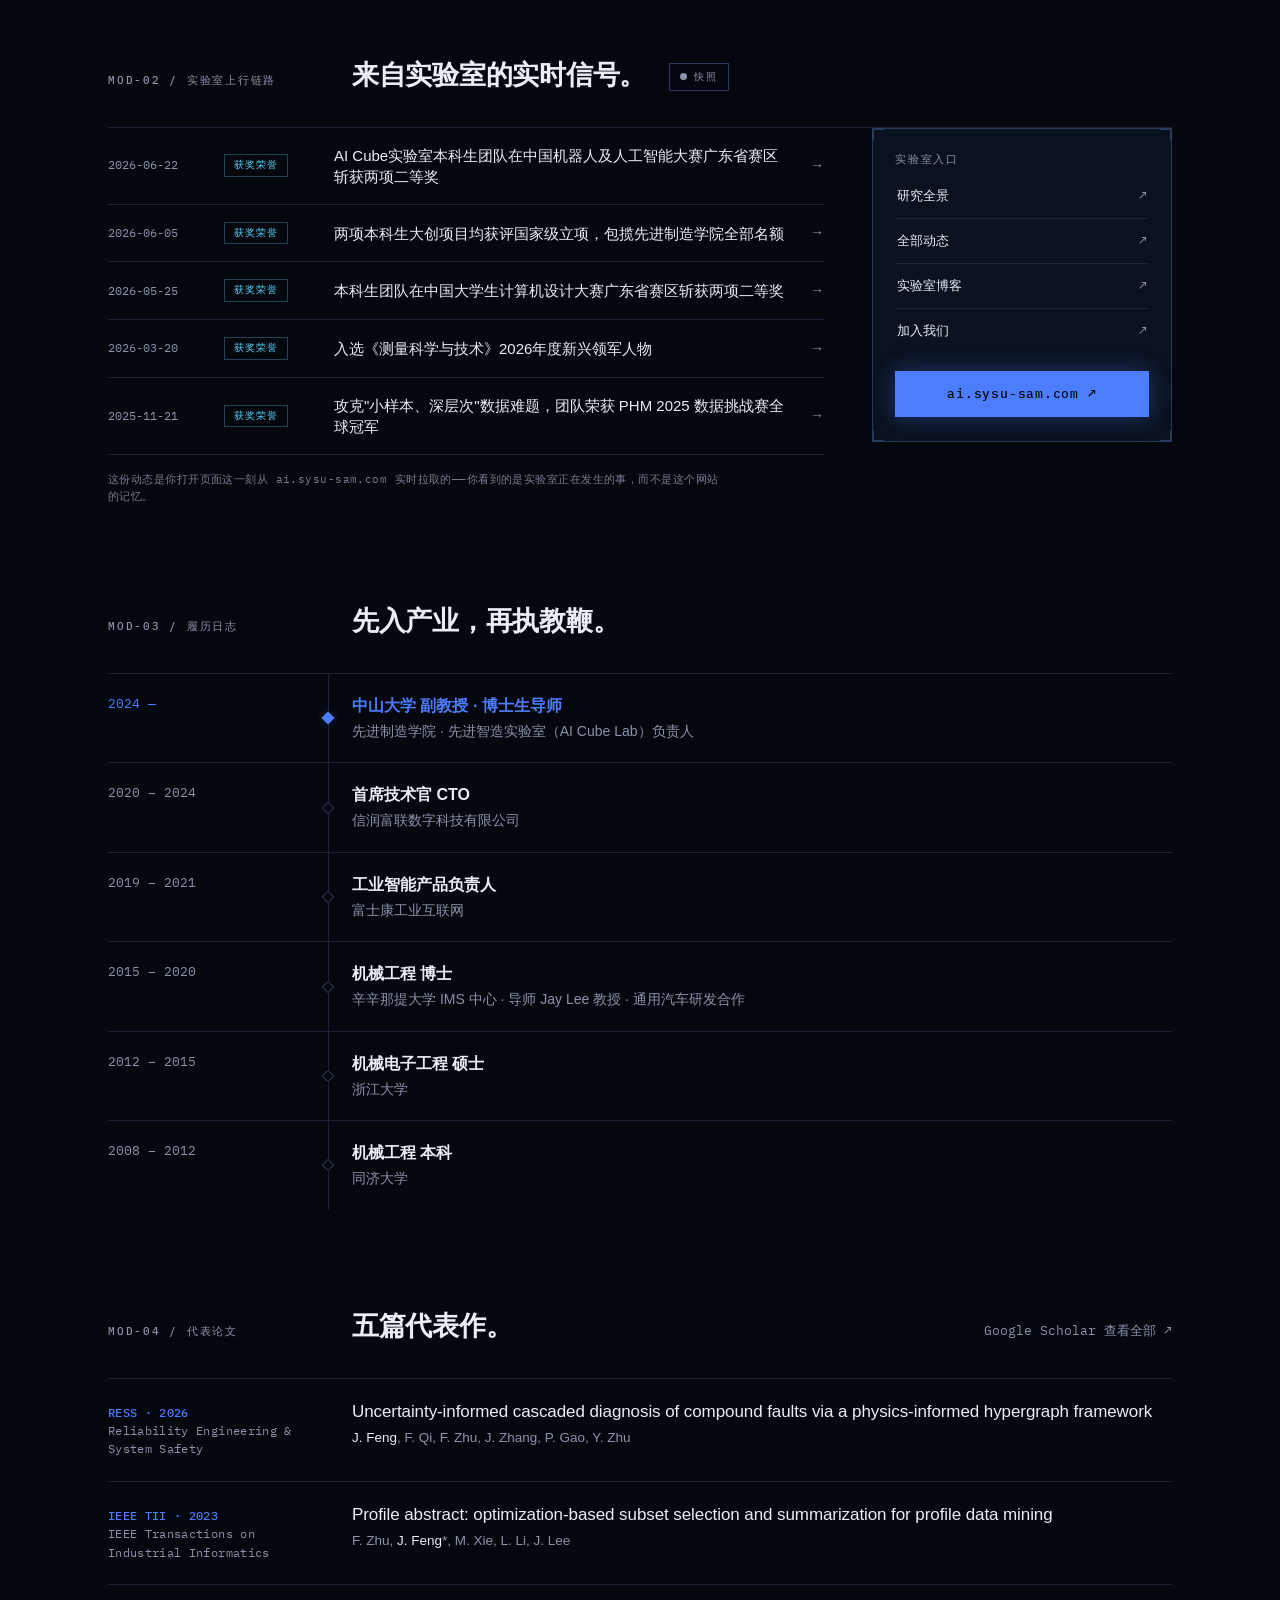
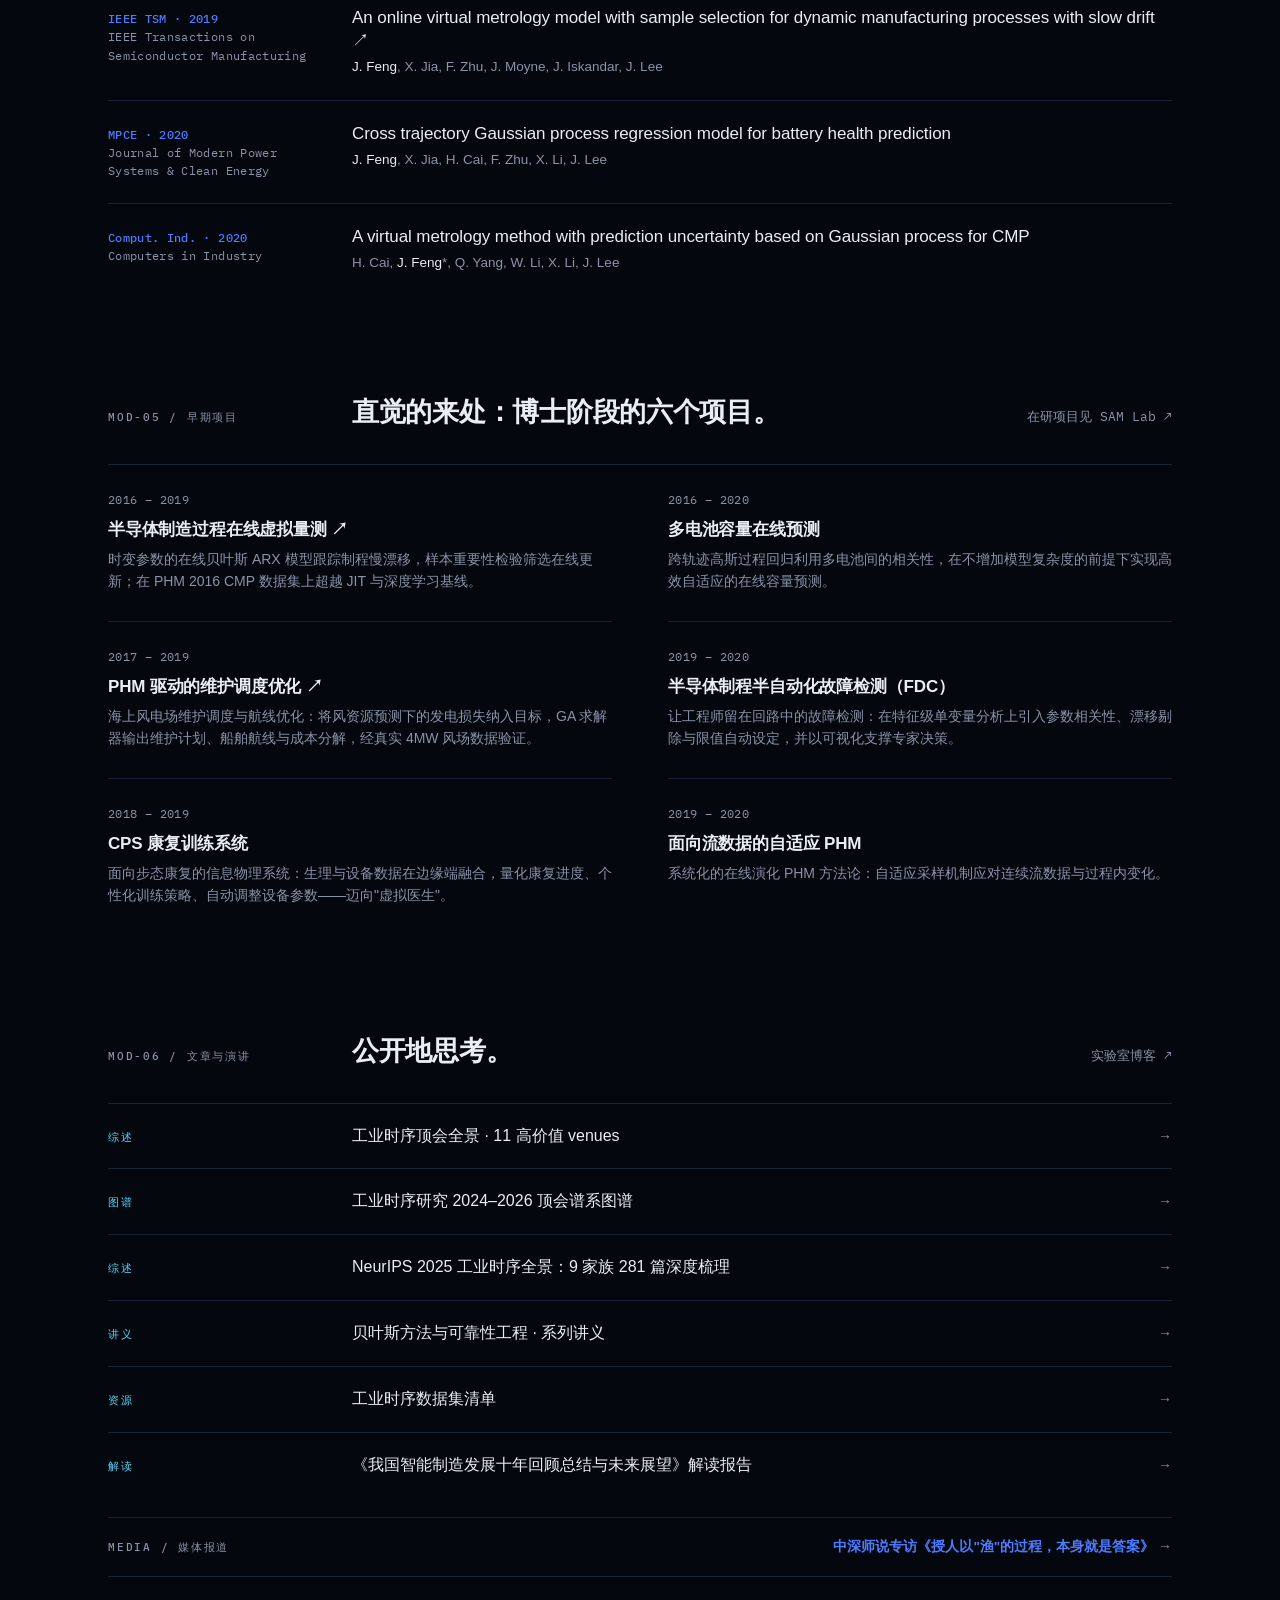
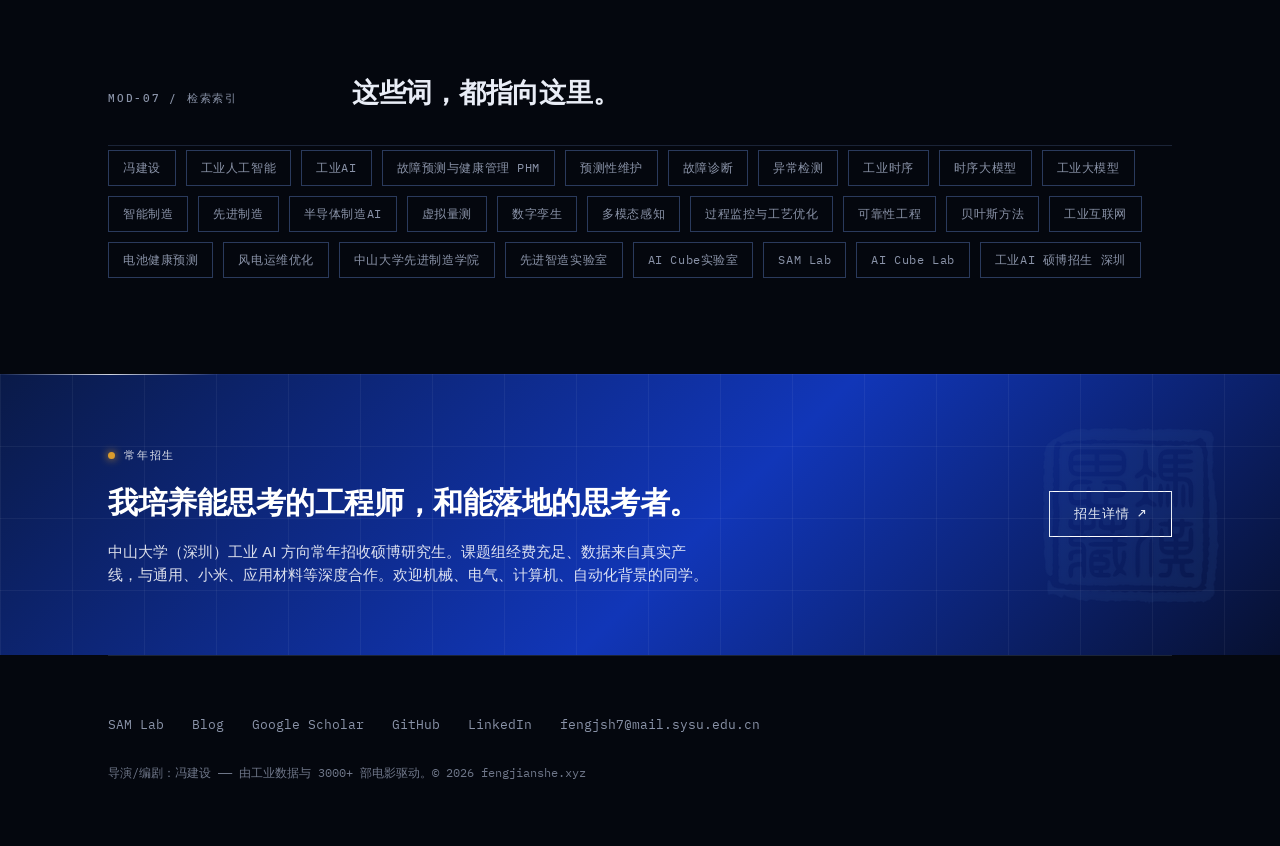
<file: zh/index.html>
<!DOCTYPE html><html lang="zh-CN" data-astro-cid-5hce7sga> <head><meta charset="utf-8"><meta name="viewport" content="width=device-width, initial-scale=1"><meta name="theme-color" content="#04070e"><script>document.documentElement.classList.add('js');</script><link rel="preconnect" href="https://fonts.googleapis.com"><link rel="preconnect" href="https://fonts.gstatic.com" crossorigin><link href="https://fonts.googleapis.com/css2?family=Big+Shoulders+Display:wght@600;700;800&family=IBM+Plex+Mono:wght@400;500;600&display=swap" rel="stylesheet"><title>冯建设 — 中山大学先进制造学院副教授·博导 | 工业人工智能 · 智能制造 · SAM Lab</title><meta name="description" content="冯建设，中山大学先进制造学院（深圳）副教授、博士生导师，AI Cube Lab（先进智造实验室 / SAM Lab）负责人。研究方向：工业人工智能、PHM 故障预测与健康管理、预测性维护、工业时序大模型、半导体制造 AI。曾任信润富联数字科技 CTO，PHM 2025 国际数据竞赛全球冠军团队。常年招收硕博研究生。"><meta name="keywords" content="冯建设, 工业人工智能, 工业AI, 故障预测与健康管理 PHM, 预测性维护, 故障诊断, 异常检测, 工业时序, 时序大模型, 工业大模型, 智能制造, 先进制造, 半导体制造AI, 虚拟量测, 数字孪生, 多模态感知, 过程监控与工艺优化, 可靠性工程, 贝叶斯方法, 工业互联网, 电池健康预测, 风电运维优化, 中山大学先进制造学院, 先进智造实验室, AI Cube实验室, SAM Lab, AI Cube Lab, 工业AI 硕博招生 深圳"><meta name="author" content="Jianshe Feng"><link rel="alternate" hreflang="en" href="https://fengjianshe.xyz/"><link rel="alternate" hreflang="zh-CN" href="https://fengjianshe.xyz/zh/"><link rel="alternate" hreflang="x-default" href="https://fengjianshe.xyz/"><link rel="canonical" href="https://fengjianshe.xyz/zh/"><link rel="sitemap" href="/sitemap.xml"><link rel="icon" href="/favicon.svg" type="image/svg+xml"><link rel="icon" href="/icon-32.png" type="image/png" sizes="32x32"><link rel="apple-touch-icon" href="/icon-192.png"><meta property="og:title" content="冯建设 — 中山大学先进制造学院副教授·博导 | 工业人工智能 · 智能制造 · SAM Lab"><meta property="og:description" content="冯建设，中山大学先进制造学院（深圳）副教授、博士生导师，AI Cube Lab（先进智造实验室 / SAM Lab）负责人。研究方向：工业人工智能、PHM 故障预测与健康管理、预测性维护、工业时序大模型、半导体制造 AI。曾任信润富联数字科技 CTO，PHM 2025 国际数据竞赛全球冠军团队。常年招收硕博研究生。"><meta property="og:type" content="profile"><meta property="og:url" content="https://fengjianshe.xyz/zh/"><meta property="og:site_name" content="Jianshe Feng 冯建设"><meta property="og:locale" content="zh_CN"><meta property="og:locale:alternate" content="en_US"><meta property="og:image" content="https://fengjianshe.xyz/og.png"><meta property="og:image:width" content="1200"><meta property="og:image:height" content="630"><meta name="twitter:card" content="summary_large_image"><meta name="twitter:image" content="https://fengjianshe.xyz/og.png"><script type="application/ld+json">{"@context":"https://schema.org","@graph":[{"@type":"Person","@id":"https://fengjianshe.xyz/#person","name":"冯建设","alternateName":["Jianshe Feng","冯建设","Feng Jianshe"],"givenName":"Jianshe","familyName":"Feng","jobTitle":"副教授、博士生导师","description":"冯建设（Jianshe Feng），中山大学先进制造学院副教授、博士生导师，AI Cube Lab（先进智造实验室 / SAM Lab）负责人。","worksFor":{"@type":"CollegeOrUniversity","name":"Sun Yat-sen University","alternateName":"中山大学","url":"https://www.sysu.edu.cn/"},"affiliation":[{"@type":"Organization","name":"School of Advanced Manufacturing, Sun Yat-sen University","alternateName":"中山大学先进制造学院"},{"@type":"Organization","name":"AI Cube Lab — Advanced Manufacturing Intelligence Lab (SAM Lab / AI³)","alternateName":["先进智造实验室","AI Cube实验室","SAM Lab","AI Cube Lab"],"url":"https://ai.sysu-sam.com/"}],"alumniOf":[{"@type":"CollegeOrUniversity","name":"University of Cincinnati"},{"@type":"CollegeOrUniversity","name":"Zhejiang University","alternateName":"浙江大学"},{"@type":"CollegeOrUniversity","name":"Tongji University","alternateName":"同济大学"}],"knowsAbout":["Jianshe Feng","Industrial AI","Industrial Artificial Intelligence","PHM","Prognostics and Health Management","Predictive Maintenance","Fault Diagnosis","Anomaly Detection","Industrial Time Series","Time-Series Foundation Models","Smart Manufacturing","Intelligent Manufacturing","Semiconductor Manufacturing AI","Virtual Metrology","Digital Twin","Multimodal Industrial Sensing","Process Monitoring and Optimization","Reliability Engineering","Bayesian Methods","Industrial Internet","Battery Health Prediction","Wind Farm O&M Optimization","Sun Yat-sen University Advanced Manufacturing","SAM Lab","AI Cube Lab","Ph.D. positions Industrial AI Shenzhen","冯建设","工业人工智能","工业AI","故障预测与健康管理 PHM","预测性维护","故障诊断","异常检测","工业时序","时序大模型","工业大模型","智能制造","先进制造","半导体制造AI","虚拟量测","数字孪生","多模态感知","过程监控与工艺优化","可靠性工程","贝叶斯方法","工业互联网","电池健康预测","风电运维优化","中山大学先进制造学院","先进智造实验室","AI Cube实验室","SAM Lab","AI Cube Lab","工业AI 硕博招生 深圳"],"email":"mailto:fengjsh7@mail.sysu.edu.cn","image":"https://fengjianshe.xyz/portrait.jpg","url":"https://fengjianshe.xyz/","workLocation":{"@type":"Place","address":{"@type":"PostalAddress","addressLocality":"Shenzhen","addressCountry":"CN"}},"sameAs":["https://scholar.google.com/citations?hl=en&user=izHfXdgAAAAJ","https://github.com/fengjianshe","https://www.linkedin.com/in/jianshe-feng-096644a1/","https://www.researchgate.net/profile/Jianshe_Feng","https://ai.sysu-sam.com/","https://blog.sysu-sam.com/"]},{"@type":"WebSite","@id":"https://fengjianshe.xyz/#website","url":"https://fengjianshe.xyz/","name":"Jianshe Feng 冯建设","inLanguage":["en","zh-CN"],"publisher":{"@id":"https://fengjianshe.xyz/#person"}},{"@type":"ProfilePage","url":"https://fengjianshe.xyz/zh/","mainEntity":{"@id":"https://fengjianshe.xyz/#person"},"inLanguage":"zh-CN"}]}</script><link rel="stylesheet" href="/_astro/index.DayYAePw.css"></head> <body data-astro-cid-5hce7sga> <div class="topbar" data-astro-cid-5hce7sga> <div class="wrap" data-astro-cid-5hce7sga> <nav data-astro-cid-5hce7sga> <a class="logo mono" href="/zh/" data-astro-cid-5hce7sga>FENG<span class="dot" data-astro-cid-5hce7sga>◉</span>JIANSHE</a> <ul data-astro-cid-5hce7sga> <li data-astro-cid-5hce7sga><a href="#research" data-astro-cid-5hce7sga>研究</a></li> <li data-astro-cid-5hce7sga><a href="#uplink" data-astro-cid-5hce7sga>动态<span class="live-dot" aria-hidden="true" data-astro-cid-5hce7sga></span></a></li> <li data-astro-cid-5hce7sga><a href="#path" data-astro-cid-5hce7sga>履历</a></li> <li data-astro-cid-5hce7sga><a href="#pubs" data-astro-cid-5hce7sga>论文</a></li> <li data-astro-cid-5hce7sga><a href="#projects" data-astro-cid-5hce7sga>项目</a></li> <li data-astro-cid-5hce7sga><a href="#writing" data-astro-cid-5hce7sga>文章</a></li> <li data-astro-cid-5hce7sga><a href="#students" data-astro-cid-5hce7sga>招生</a></li> <li data-astro-cid-5hce7sga><a class="lab" href="https://ai.sysu-sam.com/" data-astro-cid-5hce7sga>SAM Lab ↗</a></li> </ul> <div class="right" data-astro-cid-5hce7sga> <span class="clock mono" id="sz-clock" title="深圳时间" data-astro-cid-5hce7sga> <span class="led pulse" data-astro-cid-5hce7sga></span> <span id="sz-clock-t" data-astro-cid-5hce7sga>--:--:--</span> CST
</span> <a class="lang-btn mono" href="/" data-astro-cid-5hce7sga>EN</a> <button class="menu-btn mono" id="menu-btn" type="button" aria-expanded="false" aria-controls="m-menu" aria-label="菜单" data-astro-cid-5hce7sga>☰</button> </div> </nav> </div> </div> <div class="m-menu" id="m-menu" hidden data-astro-cid-5hce7sga> <ul class="mono" data-astro-cid-5hce7sga> <li data-astro-cid-5hce7sga><a href="#research" data-astro-cid-5hce7sga>研究</a></li> <li data-astro-cid-5hce7sga><a href="#uplink" data-astro-cid-5hce7sga>动态</a></li> <li data-astro-cid-5hce7sga><a href="#path" data-astro-cid-5hce7sga>履历</a></li> <li data-astro-cid-5hce7sga><a href="#pubs" data-astro-cid-5hce7sga>论文</a></li> <li data-astro-cid-5hce7sga><a href="#projects" data-astro-cid-5hce7sga>项目</a></li> <li data-astro-cid-5hce7sga><a href="#writing" data-astro-cid-5hce7sga>文章</a></li> <li data-astro-cid-5hce7sga><a href="#students" data-astro-cid-5hce7sga>招生</a></li> <li data-astro-cid-5hce7sga><a class="lab" href="https://ai.sysu-sam.com/" data-astro-cid-5hce7sga>SAM Lab ↗</a></li> </ul> </div>  <!-- The hero IS the instrument: a full-viewport multichannel telemetry
     field runs behind everything, and the visitor's cursor is CH-07 —
     monitored by the same anomaly detector as the machine channels. --><header class="hero" id="hero" data-astro-cid-xhaoqxbd> <canvas id="tele-canvas" aria-hidden="true" data-astro-cid-xhaoqxbd></canvas> <div class="hud mono bt" style="--bi:7" data-astro-cid-xhaoqxbd> <button class="inject" id="inject" type="button" data-astro-cid-xhaoqxbd>[ INJECT FAULT ]</button> <div class="tele-log" id="tele-log" aria-hidden="true" data-astro-cid-xhaoqxbd> <div class="log-head" data-astro-cid-xhaoqxbd>EVENT LOG · <span id="flag-count" data-astro-cid-xhaoqxbd>0</span> FLAGS</div> </div> </div> <div class="wrap hero-inner" data-astro-cid-xhaoqxbd> <div class="hero-grid" data-astro-cid-xhaoqxbd> <div class="hero-main" data-astro-cid-xhaoqxbd> <div class="presents mono bt" style="--bi:0" data-astro-cid-xhaoqxbd>中山大学 · 先进智造实验室 · 主理人档案</div> <h1 class="bt" style="--bi:1" data-astro-cid-xhaoqxbd> 冯建设<span class="cn" data-astro-cid-xhaoqxbd>Jianshe Feng</span> </h1> <div class="kicker label bt" style="--bi:2" data-astro-cid-xhaoqxbd>工业人工智能 · 智能制造 · 中国深圳</div> <p class="thesis bt" style="--bi:3" data-astro-cid-xhaoqxbd>从工业一线到三尺讲台—— <em data-astro-cid-xhaoqxbd>做能在真实产线上跑起来的工业人工智能。</em></p> <p class="sub bt" style="--bi:4" data-astro-cid-xhaoqxbd>中山大学先进制造学院副教授、博士生导师，先进智造实验室（AI Cube Lab）负责人。曾任信润富联数字科技 CTO、富士康工业互联网工业智能产品负责人、美国通用汽车研究科学家。</p> <div class="bt" style="--bi:5" data-astro-cid-xhaoqxbd><div class="social" data-astro-cid-dv46nlzh> <a href="mailto:fengjsh7@mail.sysu.edu.cn" title="Email" aria-label="Email" data-astro-cid-dv46nlzh> <svg viewBox="0 0 512 512" aria-hidden="true" data-astro-cid-dv46nlzh><path fill="currentColor" d="M48 64C21.5 64 0 85.5 0 112c0 15.1 7.1 29.3 19.2 38.4L236.8 313.6c11.4 8.5 27 8.5 38.4 0L492.8 150.4c12.1-9.1 19.2-23.3 19.2-38.4c0-26.5-21.5-48-48-48L48 64zM0 176L0 384c0 35.3 28.7 64 64 64l384 0c35.3 0 64-28.7 64-64l0-208L294.4 339.2c-22.8 17.1-54 17.1-76.8 0L0 176z" data-astro-cid-dv46nlzh></path></svg>     </a><a href="https://scholar.google.com/citations?hl=en&user=izHfXdgAAAAJ" title="Google Scholar" aria-label="Google Scholar" data-astro-cid-dv46nlzh>  <svg viewBox="0 0 640 512" aria-hidden="true" data-astro-cid-dv46nlzh><path fill="currentColor" d="M320 32c-8.1 0-16.1 1.4-23.7 4.1L15.8 137.4C6.3 140.9 0 149.9 0 160s6.3 19.1 15.8 22.6l57.9 20.9C57.3 229.3 48 259.8 48 291.9l0 28.1c0 28.4-10.8 57.7-22.3 80.8c-6.5 13-13.9 25.8-22.5 37.6C0 442.7-.9 448.3 .9 453.4s6 8.9 11.2 10.2l64 16c4.2 1.1 8.7 .3 12.4-2s6.3-6.1 7.1-10.4c8.6-42.8 4.3-81.2-2.1-108.7C90.3 344.3 86 329.8 80 316.5l0-24.6c0-30.2 10.2-58.7 27.9-81.5c12.9-15.5 29.6-28 49.2-35.7l157-61.7c8.2-3.2 17.5 .8 20.7 9s-.8 17.5-9 20.7l-157 61.7c-12.4 4.9-23.3 12.4-32.2 21.6l159.6 57.6c7.6 2.7 15.6 4.1 23.7 4.1s16.1-1.4 23.7-4.1L624.2 182.6c9.5-3.4 15.8-12.5 15.8-22.6s-6.3-19.1-15.8-22.6L343.7 36.1C336.1 33.4 328.1 32 320 32zM128 408c0 35.3 86 72 192 72s192-36.7 192-72L496.7 262.6 354.5 314c-11.1 4-22.8 6-34.5 6s-23.5-2-34.5-6L143.3 262.6 128 408z" data-astro-cid-dv46nlzh></path></svg>    </a><a href="https://github.com/fengjianshe" title="GitHub" aria-label="GitHub" data-astro-cid-dv46nlzh>   <svg viewBox="0 0 496 512" aria-hidden="true" data-astro-cid-dv46nlzh><path fill="currentColor" d="M165.9 397.4c0 2-2.3 3.6-5.2 3.6-3.3 .3-5.6-1.3-5.6-3.6 0-2 2.3-3.6 5.2-3.6 3-.3 5.6 1.3 5.6 3.6zm-31.1-4.5c-.7 2 1.3 4.3 4.3 4.9 2.6 1 5.6 0 6.2-2s-1.3-4.3-4.3-5.2c-2.6-.7-5.5 .3-6.2 2.3zm44.2-1.7c-2.9 .7-4.9 2.6-4.6 4.9 .3 2 2.9 3.3 5.9 2.6 2.9-.7 4.9-2.6 4.6-4.6-.3-1.9-3-3.2-5.9-2.9zM244.8 8C106.1 8 0 113.3 0 252c0 110.9 69.8 205.8 169.5 239.2 12.8 2.3 17.3-5.6 17.3-12.1 0-6.2-.3-40.4-.3-61.4 0 0-70 15-84.7-29.8 0 0-11.4-29.1-27.8-36.6 0 0-22.9-15.7 1.6-15.4 0 0 24.9 2 38.6 25.8 21.9 38.6 58.6 27.5 72.9 20.9 2.3-16 8.8-27.1 16-33.7-55.9-6.2-112.3-14.3-112.3-110.5 0-27.5 7.6-41.3 23.6-58.9-2.6-6.5-11.1-33.3 2.6-67.9 20.9-6.5 69 27 69 27 20-5.6 41.5-8.5 62.8-8.5s42.8 2.9 62.8 8.5c0 0 48.1-33.6 69-27 13.7 34.7 5.2 61.4 2.6 67.9 16 17.7 25.8 31.5 25.8 58.9 0 96.5-58.9 104.2-114.8 110.5 9.2 7.9 17 22.9 17 46.4 0 33.7-.3 75.4-.3 83.6 0 6.5 4.6 14.4 17.3 12.1C428.2 457.8 496 362.9 496 252 496 113.3 383.5 8 244.8 8z" data-astro-cid-dv46nlzh></path></svg>   </a><a href="https://www.linkedin.com/in/jianshe-feng-096644a1/" title="LinkedIn" aria-label="LinkedIn" data-astro-cid-dv46nlzh>    <svg viewBox="0 0 448 512" aria-hidden="true" data-astro-cid-dv46nlzh><path fill="currentColor" d="M416 32H31.9C14.3 32 0 46.5 0 64.3v383.4C0 465.5 14.3 480 31.9 480H416c17.6 0 32-14.5 32-32.3V64.3c0-17.8-14.4-32.3-32-32.3zM135.4 416H69V202.2h66.5V416zm-33.2-243c-21.3 0-38.5-17.3-38.5-38.5S80.9 96 102.2 96c21.2 0 38.5 17.3 38.5 38.5 0 21.3-17.2 38.5-38.5 38.5zm282.1 243h-66.4V312c0-24.8-.5-56.7-34.5-56.7-34.6 0-39.9 27-39.9 54.9V416h-66.4V202.2h63.7v29.2h.9c8.9-16.8 30.6-34.5 62.9-34.5 67.2 0 79.7 44.3 79.7 101.9V416z" data-astro-cid-dv46nlzh></path></svg>  </a><a href="https://www.researchgate.net/profile/Jianshe_Feng" title="ResearchGate" aria-label="ResearchGate" data-astro-cid-dv46nlzh>     <svg viewBox="0 0 448 512" aria-hidden="true" data-astro-cid-dv46nlzh><path fill="currentColor" d="M0 32v448h448V32H0zm262.2 334.4c-6.6 3-33.2 6-50-14.2-9.2-10.6-25.3-33.3-42.2-63.6-8.9 0-14.7 0-21.4-.6v46.4c0 23.5 2.8 27.1 23.1 29.6v11.9h-70.9v-11.9c17.5-2.5 21.1-5.5 21.1-29.6V213.9c0-24.2-2.8-25.7-21.1-28.2v-12.2h67.5c39.7 0 58.6 15.8 58.6 47.8 0 26.3-16.9 42.9-39.7 48.9 5.8 10.6 19.7 32.8 29.6 46.4 11.9 16.1 18.9 19.7 26.7 22.5l18.7-1.9zM227.6 224.2c0-25.6-16.4-36.4-41.9-36.4-3.9 0-8.3 .3-11.1 .8-3.1 .6-4.4 2.8-4.4 8.9v60.5c4.7 .6 8.9 .8 13.9 .8 28.3 0 43.5-12.5 43.5-34.6zm140.8-82.7c0 12.2-9.4 21.7-21.7 21.7s-21.7-9.4-21.7-21.7 9.4-21.7 21.7-21.7 21.7 9.5 21.7 21.7z" data-astro-cid-dv46nlzh></path></svg> </a> </div> </div> <div class="cta-row bt" style="--bi:6" data-astro-cid-xhaoqxbd> <a class="cta primary" href="#research" data-astro-cid-xhaoqxbd>研究方向</a> <a class="cta" href="#pubs" data-astro-cid-xhaoqxbd>代表论文</a> <a class="cta" href="https://ai.sysu-sam.com/" data-astro-cid-xhaoqxbd>SAM Lab ↗</a> </div> </div> <figure class="operator ticked bt" style="--bi:3" data-astro-cid-xhaoqxbd> <span class="tick-b" data-astro-cid-xhaoqxbd></span> <img src="/portrait.jpg" width="600" height="750" fetchpriority="high" decoding="async" alt="冯建设 — 中山大学先进制造学院副教授、先进智造实验室负责人" data-astro-cid-xhaoqxbd> <figcaption class="mono" data-astro-cid-xhaoqxbd> <span class="op-role" data-astro-cid-xhaoqxbd><span class="led pulse" data-astro-cid-xhaoqxbd></span>AI Cube 实验室负责人 · 先进智造实验室</span> <span class="op-id" data-astro-cid-xhaoqxbd>中山大学 · 深圳</span> <span class="op-clock" data-epoch="2015-08-24T00:00:00+08:00" data-astro-cid-xhaoqxbd> 职业时钟 · T+<span id="career-y" data-astro-cid-xhaoqxbd>--.-------</span>y
</span> </figcaption> </figure> </div> <div class="hero-foot bt" style="--bi:8" data-astro-cid-xhaoqxbd> <div class="legend mono" aria-hidden="true" data-astro-cid-xhaoqxbd> <span data-astro-cid-xhaoqxbd>CH-01 VIB</span><span data-astro-cid-xhaoqxbd>CH-02 TEMP</span><span data-astro-cid-xhaoqxbd>CH-03 CUR</span> <span data-astro-cid-xhaoqxbd>CH-04 ACST</span><span data-astro-cid-xhaoqxbd>CH-05 PRES</span><span data-astro-cid-xhaoqxbd>CH-06 TRQ</span> <span class="you" data-astro-cid-xhaoqxbd>CH-07 = 你</span> </div> <div class="foot-row mono" data-astro-cid-xhaoqxbd> <p class="probe-hint" data-astro-cid-xhaoqxbd>在信号场上移动鼠标——你就是 07 号通道，检测器正在实时监测你。</p> <a class="scroll-cue" href="#research" data-astro-cid-xhaoqxbd>下滑 ↓</a> </div> </div> </div> </header> <div class="wrap" data-astro-cid-xhaoqxbd> <div class="proof" data-astro-cid-xhaoqxbd> <div class="rv" data-astro-cid-xhaoqxbd> <div class="num" data-target="2025" data-astro-cid-xhaoqxbd>2025<sup data-astro-cid-xhaoqxbd>&nbsp;1st</sup></div> <div class="cap" data-astro-cid-xhaoqxbd>PHM 国际数据竞赛 全球冠军（团队）</div> </div><div class="rv" data-astro-cid-xhaoqxbd> <div class="num" data-target="100" data-astro-cid-xhaoqxbd>100<sup data-astro-cid-xhaoqxbd>&nbsp;+</sup></div> <div class="cap" data-astro-cid-xhaoqxbd>中外发明专利</div> </div><div class="rv" data-astro-cid-xhaoqxbd> <div class="num" data-target="30" data-astro-cid-xhaoqxbd>30<sup data-astro-cid-xhaoqxbd>&nbsp;+</sup></div> <div class="cap" data-astro-cid-xhaoqxbd>高水平论文 · 引用 1600+</div> </div><div class="rv" data-astro-cid-xhaoqxbd> <div class="num" data-target="7" data-astro-cid-xhaoqxbd>7<sup data-astro-cid-xhaoqxbd>&nbsp;+</sup></div> <div class="cap" data-astro-cid-xhaoqxbd>头部企业产研合作：通用、小米、应用材料…</div> </div> </div> <section id="research" data-astro-cid-xhaoqxbd> <div class="sec-head rv" data-astro-cid-xhaoqxbd> <div class="label" data-astro-cid-xhaoqxbd>MOD-01 / 研究方向</div> <h2 data-astro-cid-xhaoqxbd>三个方向，一条主线：经得起工厂检验的 AI。</h2> </div> <hr class="rule" data-astro-cid-xhaoqxbd> <div class="research" data-astro-cid-xhaoqxbd> <article class="rv" data-astro-cid-xhaoqxbd> <div class="idx-row" data-astro-cid-xhaoqxbd> <div class="idx mono" data-astro-cid-xhaoqxbd>01</div> <svg class="viz" viewBox="0 0 30 22" aria-hidden="true" data-astro-cid-xhaoqxbd> <rect x="1" y="4" width="2.6" height="14" rx="1.3" style="--d:0s" data-astro-cid-xhaoqxbd></rect><rect x="6" y="4" width="2.6" height="14" rx="1.3" style="--d:0.16s" data-astro-cid-xhaoqxbd></rect><rect x="11" y="4" width="2.6" height="14" rx="1.3" style="--d:0.32s" data-astro-cid-xhaoqxbd></rect><rect x="16" y="4" width="2.6" height="14" rx="1.3" style="--d:0.48s" data-astro-cid-xhaoqxbd></rect><rect x="21" y="4" width="2.6" height="14" rx="1.3" style="--d:0.64s" data-astro-cid-xhaoqxbd></rect><rect x="26" y="4" width="2.6" height="14" rx="1.3" style="--d:0.8s" data-astro-cid-xhaoqxbd></rect> </svg>   </div> <h3 data-astro-cid-xhaoqxbd>高维时空序列建模</h3> <p data-astro-cid-xhaoqxbd>复杂工业系统多源时序信号的深度表征学习与时空动态分析。</p> </article><article class="rv" data-astro-cid-xhaoqxbd> <div class="idx-row" data-astro-cid-xhaoqxbd> <div class="idx mono" data-astro-cid-xhaoqxbd>02</div>  <svg class="viz viz-fuse" viewBox="0 0 30 22" aria-hidden="true" data-astro-cid-xhaoqxbd> <rect class="l1" x="2" y="6" width="12" height="12" data-astro-cid-xhaoqxbd></rect> <rect class="l2" x="9" y="3" width="12" height="12" data-astro-cid-xhaoqxbd></rect> <rect class="l3" x="16" y="8" width="12" height="12" data-astro-cid-xhaoqxbd></rect> </svg>  </div> <h3 data-astro-cid-xhaoqxbd>多模态工业大模型</h3> <p data-astro-cid-xhaoqxbd>时序-视觉-工业信号融合的垂域基础模型与具身闭环决策。</p> </article><article class="rv" data-astro-cid-xhaoqxbd> <div class="idx-row" data-astro-cid-xhaoqxbd> <div class="idx mono" data-astro-cid-xhaoqxbd>03</div>   <svg class="viz viz-gauge" viewBox="0 0 30 22" aria-hidden="true" data-astro-cid-xhaoqxbd> <path d="M5 19 A 10 10 0 0 1 25 19" data-astro-cid-xhaoqxbd></path> <line class="needle" x1="15" y1="19" x2="15" y2="10.5" data-astro-cid-xhaoqxbd></line> <circle cx="15" cy="19" r="1.6" data-astro-cid-xhaoqxbd></circle> </svg> </div> <h3 data-astro-cid-xhaoqxbd>制造过程智能监控诊断与优化</h3> <p data-astro-cid-xhaoqxbd>面向半导体、新能源、汽车及高端装备的多模态感知与工艺优化。</p> </article> </div> <div class="lab-note" data-astro-cid-xhaoqxbd> <p data-astro-cid-xhaoqxbd>三个方向背后是 SAM Lab 的 30+ 在研项目——真实产线、真实数据。</p> <a href="https://ai.sysu-sam.com/research/" data-astro-cid-xhaoqxbd>去实验室网站看项目全景 ↗</a> </div> </section> <section id="uplink" data-astro-cid-xhaoqxbd> <div class="sec-head rv" data-astro-cid-xhaoqxbd> <div class="label" data-astro-cid-xhaoqxbd>MOD-02 / 实验室上行链路</div> <h2 data-astro-cid-xhaoqxbd>来自实验室的实时信号。 <span class="badge mono" id="uplink-badge" data-live="实时" data-archive="快照" data-astro-cid-xhaoqxbd> <span class="led" id="uplink-led" data-astro-cid-xhaoqxbd></span><span id="uplink-badge-t" data-astro-cid-xhaoqxbd>快照</span> </span> </h2> </div> <hr class="rule" data-astro-cid-xhaoqxbd> <div class="uplink-grid" data-astro-cid-xhaoqxbd> <div data-astro-cid-xhaoqxbd> <ol class="feed" id="uplink-list" data-rss="https://ai.sysu-sam.com/rss.xml" data-astro-cid-xhaoqxbd> <li data-astro-cid-xhaoqxbd> <a href="https://ai.sysu-sam.com/news/robotics-ai-competition-guangdong-2026/" data-astro-cid-xhaoqxbd> <span class="f-date mono" data-astro-cid-xhaoqxbd>2026-06-22</span> <span class="f-tag mono" data-astro-cid-xhaoqxbd>获奖荣誉</span> <span class="f-title" data-astro-cid-xhaoqxbd>AI Cube实验室本科生团队在中国机器人及人工智能大赛广东省赛区斩获两项二等奖</span> <span class="arrow" data-astro-cid-xhaoqxbd>→</span> </a> </li><li data-astro-cid-xhaoqxbd> <a href="https://ai.sysu-sam.com/news/undergraduate-national-innovation-projects-2026/" data-astro-cid-xhaoqxbd> <span class="f-date mono" data-astro-cid-xhaoqxbd>2026-06-05</span> <span class="f-tag mono" data-astro-cid-xhaoqxbd>获奖荣誉</span> <span class="f-title" data-astro-cid-xhaoqxbd>两项本科生大创项目均获评国家级立项，包揽先进制造学院全部名额</span> <span class="arrow" data-astro-cid-xhaoqxbd>→</span> </a> </li><li data-astro-cid-xhaoqxbd> <a href="https://ai.sysu-sam.com/news/computer-design-competition-2026/" data-astro-cid-xhaoqxbd> <span class="f-date mono" data-astro-cid-xhaoqxbd>2026-05-25</span> <span class="f-tag mono" data-astro-cid-xhaoqxbd>获奖荣誉</span> <span class="f-title" data-astro-cid-xhaoqxbd>本科生团队在中国大学生计算机设计大赛广东省赛区斩获两项二等奖</span> <span class="arrow" data-astro-cid-xhaoqxbd>→</span> </a> </li><li data-astro-cid-xhaoqxbd> <a href="https://ai.sysu-sam.com/news/feng-jianshe-emerging-leader-2026/" data-astro-cid-xhaoqxbd> <span class="f-date mono" data-astro-cid-xhaoqxbd>2026-03-20</span> <span class="f-tag mono" data-astro-cid-xhaoqxbd>获奖荣誉</span> <span class="f-title" data-astro-cid-xhaoqxbd>入选《测量科学与技术》2026年度新兴领军人物</span> <span class="arrow" data-astro-cid-xhaoqxbd>→</span> </a> </li><li data-astro-cid-xhaoqxbd> <a href="https://ai.sysu-sam.com/news/phm-2025-data-challenge-championship/" data-astro-cid-xhaoqxbd> <span class="f-date mono" data-astro-cid-xhaoqxbd>2025-11-21</span> <span class="f-tag mono" data-astro-cid-xhaoqxbd>获奖荣誉</span> <span class="f-title" data-astro-cid-xhaoqxbd>攻克&quot;小样本、深层次&quot;数据难题，团队荣获 PHM 2025 数据挑战赛全球冠军</span> <span class="arrow" data-astro-cid-xhaoqxbd>→</span> </a> </li> </ol> <p class="uplink-desc mono" data-astro-cid-xhaoqxbd>这份动态是你打开页面这一刻从 ai.sysu-sam.com 实时拉取的——你看到的是实验室正在发生的事，而不是这个网站的记忆。</p> </div> <aside class="console ticked" data-astro-cid-xhaoqxbd> <span class="tick-b" data-astro-cid-xhaoqxbd></span> <div class="label" data-astro-cid-xhaoqxbd>实验室入口</div> <ul data-astro-cid-xhaoqxbd> <li data-astro-cid-xhaoqxbd><a class="mono" href="https://ai.sysu-sam.com/research/" data-astro-cid-xhaoqxbd>研究全景 <span class="arrow" data-astro-cid-xhaoqxbd>↗</span></a></li><li data-astro-cid-xhaoqxbd><a class="mono" href="https://ai.sysu-sam.com/news/" data-astro-cid-xhaoqxbd>全部动态 <span class="arrow" data-astro-cid-xhaoqxbd>↗</span></a></li><li data-astro-cid-xhaoqxbd><a class="mono" href="https://blog.sysu-sam.com/" data-astro-cid-xhaoqxbd>实验室博客 <span class="arrow" data-astro-cid-xhaoqxbd>↗</span></a></li><li data-astro-cid-xhaoqxbd><a class="mono" href="https://ai.sysu-sam.com/join/" data-astro-cid-xhaoqxbd>加入我们 <span class="arrow" data-astro-cid-xhaoqxbd>↗</span></a></li> </ul> <a class="cta primary console-cta" href="https://ai.sysu-sam.com/" data-astro-cid-xhaoqxbd>ai.sysu-sam.com ↗</a> </aside> </div> </section> <section id="path" data-astro-cid-xhaoqxbd> <div class="sec-head rv" data-astro-cid-xhaoqxbd> <div class="label" data-astro-cid-xhaoqxbd>MOD-03 / 履历日志</div> <h2 data-astro-cid-xhaoqxbd>先入产业，再执教鞭。</h2> </div> <hr class="rule" data-astro-cid-xhaoqxbd> <ul class="timeline" data-astro-cid-xhaoqxbd> <li class="rv now" data-astro-cid-xhaoqxbd> <div class="yr mono" data-astro-cid-xhaoqxbd>2024 —</div> <div class="what" data-astro-cid-xhaoqxbd> <b data-astro-cid-xhaoqxbd>中山大学 副教授 · 博士生导师</b> <span class="org" data-astro-cid-xhaoqxbd>先进制造学院 · 先进智造实验室（AI Cube Lab）负责人</span> </div> </li><li class="rv" data-astro-cid-xhaoqxbd> <div class="yr mono" data-astro-cid-xhaoqxbd>2020 – 2024</div> <div class="what" data-astro-cid-xhaoqxbd> <b data-astro-cid-xhaoqxbd>首席技术官 CTO</b> <span class="org" data-astro-cid-xhaoqxbd>信润富联数字科技有限公司</span> </div> </li><li class="rv" data-astro-cid-xhaoqxbd> <div class="yr mono" data-astro-cid-xhaoqxbd>2019 – 2021</div> <div class="what" data-astro-cid-xhaoqxbd> <b data-astro-cid-xhaoqxbd>工业智能产品负责人</b> <span class="org" data-astro-cid-xhaoqxbd>富士康工业互联网</span> </div> </li><li class="rv" data-astro-cid-xhaoqxbd> <div class="yr mono" data-astro-cid-xhaoqxbd>2015 – 2020</div> <div class="what" data-astro-cid-xhaoqxbd> <b data-astro-cid-xhaoqxbd>机械工程 博士</b> <span class="org" data-astro-cid-xhaoqxbd>辛辛那提大学 IMS 中心 · 导师 Jay Lee 教授 · 通用汽车研发合作</span> </div> </li><li class="rv" data-astro-cid-xhaoqxbd> <div class="yr mono" data-astro-cid-xhaoqxbd>2012 – 2015</div> <div class="what" data-astro-cid-xhaoqxbd> <b data-astro-cid-xhaoqxbd>机械电子工程 硕士</b> <span class="org" data-astro-cid-xhaoqxbd>浙江大学</span> </div> </li><li class="rv" data-astro-cid-xhaoqxbd> <div class="yr mono" data-astro-cid-xhaoqxbd>2008 – 2012</div> <div class="what" data-astro-cid-xhaoqxbd> <b data-astro-cid-xhaoqxbd>机械工程 本科</b> <span class="org" data-astro-cid-xhaoqxbd>同济大学</span> </div> </li> </ul> </section> <section id="pubs" data-astro-cid-xhaoqxbd> <div class="sec-head rv" data-astro-cid-xhaoqxbd> <div class="label" data-astro-cid-xhaoqxbd>MOD-04 / 代表论文</div> <h2 data-astro-cid-xhaoqxbd>五篇代表作。</h2> <a class="more" href="https://scholar.google.com/citations?hl=en&user=izHfXdgAAAAJ" data-astro-cid-xhaoqxbd>Google Scholar 查看全部 ↗</a> </div> <hr class="rule" data-astro-cid-xhaoqxbd> <ul class="pubs" data-astro-cid-xhaoqxbd> <li class="rv" data-astro-cid-xhaoqxbd> <div class="venue mono" data-astro-cid-xhaoqxbd><b data-astro-cid-xhaoqxbd>RESS · 2026</b>Reliability Engineering &amp; System Safety</div> <div data-astro-cid-xhaoqxbd> <h3 data-astro-cid-xhaoqxbd>Uncertainty-informed cascaded diagnosis of compound faults via a physics-informed hypergraph framework</h3> <div class="auth" data-astro-cid-xhaoqxbd><u>J. Feng</u>, F. Qi, F. Zhu, J. Zhang, P. Gao, Y. Zhu</div> </div> </li><li class="rv" data-astro-cid-xhaoqxbd> <div class="venue mono" data-astro-cid-xhaoqxbd><b data-astro-cid-xhaoqxbd>IEEE TII · 2023</b>IEEE Transactions on Industrial Informatics</div> <div data-astro-cid-xhaoqxbd> <h3 data-astro-cid-xhaoqxbd>Profile abstract: optimization-based subset selection and summarization for profile data mining</h3> <div class="auth" data-astro-cid-xhaoqxbd>F. Zhu, <u>J. Feng</u>*, M. Xie, L. Li, J. Lee</div> </div> </li><li class="rv" data-astro-cid-xhaoqxbd> <div class="venue mono" data-astro-cid-xhaoqxbd><b data-astro-cid-xhaoqxbd>IEEE TSM · 2019</b>IEEE Transactions on Semiconductor Manufacturing</div> <div data-astro-cid-xhaoqxbd> <h3 data-astro-cid-xhaoqxbd><a href="https://ieeexplore.ieee.org/document/8845673" data-astro-cid-xhaoqxbd>An online virtual metrology model with sample selection for dynamic manufacturing processes with slow drift ↗</a></h3> <div class="auth" data-astro-cid-xhaoqxbd><u>J. Feng</u>, X. Jia, F. Zhu, J. Moyne, J. Iskandar, J. Lee</div> </div> </li><li class="rv" data-astro-cid-xhaoqxbd> <div class="venue mono" data-astro-cid-xhaoqxbd><b data-astro-cid-xhaoqxbd>MPCE · 2020</b>Journal of Modern Power Systems &amp; Clean Energy</div> <div data-astro-cid-xhaoqxbd> <h3 data-astro-cid-xhaoqxbd>Cross trajectory Gaussian process regression model for battery health prediction</h3> <div class="auth" data-astro-cid-xhaoqxbd><u>J. Feng</u>, X. Jia, H. Cai, F. Zhu, X. Li, J. Lee</div> </div> </li><li class="rv" data-astro-cid-xhaoqxbd> <div class="venue mono" data-astro-cid-xhaoqxbd><b data-astro-cid-xhaoqxbd>Comput. Ind. · 2020</b>Computers in Industry</div> <div data-astro-cid-xhaoqxbd> <h3 data-astro-cid-xhaoqxbd>A virtual metrology method with prediction uncertainty based on Gaussian process for CMP</h3> <div class="auth" data-astro-cid-xhaoqxbd>H. Cai, <u>J. Feng</u>*, Q. Yang, W. Li, X. Li, J. Lee</div> </div> </li> </ul> </section> <section id="projects" data-astro-cid-xhaoqxbd> <div class="sec-head rv" data-astro-cid-xhaoqxbd> <div class="label" data-astro-cid-xhaoqxbd>MOD-05 / 早期项目</div> <h2 data-astro-cid-xhaoqxbd>直觉的来处：博士阶段的六个项目。</h2> <a class="more" href="https://ai.sysu-sam.com/research/" data-astro-cid-xhaoqxbd>在研项目见 SAM Lab ↗</a> </div> <hr class="rule" data-astro-cid-xhaoqxbd> <div class="projects" data-astro-cid-xhaoqxbd> <article class="rv" data-astro-cid-xhaoqxbd> <div class="yr mono" data-astro-cid-xhaoqxbd>2016 – 2019</div> <h3 data-astro-cid-xhaoqxbd><a href="https://ieeexplore.ieee.org/document/8845673" data-astro-cid-xhaoqxbd>半导体制造过程在线虚拟量测 ↗</a></h3> <p data-astro-cid-xhaoqxbd>时变参数的在线贝叶斯 ARX 模型跟踪制程慢漂移，样本重要性检验筛选在线更新；在 PHM 2016 CMP 数据集上超越 JIT 与深度学习基线。</p> </article><article class="rv" data-astro-cid-xhaoqxbd> <div class="yr mono" data-astro-cid-xhaoqxbd>2016 – 2020</div> <h3 data-astro-cid-xhaoqxbd>多电池容量在线预测</h3> <p data-astro-cid-xhaoqxbd>跨轨迹高斯过程回归利用多电池间的相关性，在不增加模型复杂度的前提下实现高效自适应的在线容量预测。</p> </article><article class="rv" data-astro-cid-xhaoqxbd> <div class="yr mono" data-astro-cid-xhaoqxbd>2017 – 2019</div> <h3 data-astro-cid-xhaoqxbd><a href="https://www.researchgate.net/publication/336663228" data-astro-cid-xhaoqxbd>PHM 驱动的维护调度优化 ↗</a></h3> <p data-astro-cid-xhaoqxbd>海上风电场维护调度与航线优化：将风资源预测下的发电损失纳入目标，GA 求解器输出维护计划、船舶航线与成本分解，经真实 4MW 风场数据验证。</p> </article><article class="rv" data-astro-cid-xhaoqxbd> <div class="yr mono" data-astro-cid-xhaoqxbd>2019 – 2020</div> <h3 data-astro-cid-xhaoqxbd>半导体制程半自动化故障检测（FDC）</h3> <p data-astro-cid-xhaoqxbd>让工程师留在回路中的故障检测：在特征级单变量分析上引入参数相关性、漂移剔除与限值自动设定，并以可视化支撑专家决策。</p> </article><article class="rv" data-astro-cid-xhaoqxbd> <div class="yr mono" data-astro-cid-xhaoqxbd>2018 – 2019</div> <h3 data-astro-cid-xhaoqxbd>CPS 康复训练系统</h3> <p data-astro-cid-xhaoqxbd>面向步态康复的信息物理系统：生理与设备数据在边缘端融合，量化康复进度、个性化训练策略、自动调整设备参数——迈向&quot;虚拟医生&quot;。</p> </article><article class="rv" data-astro-cid-xhaoqxbd> <div class="yr mono" data-astro-cid-xhaoqxbd>2019 – 2020</div> <h3 data-astro-cid-xhaoqxbd>面向流数据的自适应 PHM</h3> <p data-astro-cid-xhaoqxbd>系统化的在线演化 PHM 方法论：自适应采样机制应对连续流数据与过程内变化。</p> </article> </div> </section> <section id="writing" data-astro-cid-xhaoqxbd> <div class="sec-head rv" data-astro-cid-xhaoqxbd> <div class="label" data-astro-cid-xhaoqxbd>MOD-06 / 文章与演讲</div> <h2 data-astro-cid-xhaoqxbd>公开地思考。</h2> <a class="more" href="https://blog.sysu-sam.com/" data-astro-cid-xhaoqxbd>实验室博客 ↗</a> </div> <hr class="rule" data-astro-cid-xhaoqxbd> <ul class="writing" data-astro-cid-xhaoqxbd> <li class="rv" data-astro-cid-xhaoqxbd> <a href="https://blog.sysu-sam.com/@fengjianshe/multi-venue-industrial-ts-overview" data-astro-cid-xhaoqxbd> <span class="kind label" data-astro-cid-xhaoqxbd>综述</span> <span class="t" data-astro-cid-xhaoqxbd>工业时序顶会全景 · 11 高价值 venues</span> <span class="arrow" data-astro-cid-xhaoqxbd>→</span> </a> </li><li class="rv" data-astro-cid-xhaoqxbd> <a href="https://blog.sysu-sam.com/@fengjianshe/industrial-ts-genealogy-ebook-2024-2026" data-astro-cid-xhaoqxbd> <span class="kind label" data-astro-cid-xhaoqxbd>图谱</span> <span class="t" data-astro-cid-xhaoqxbd>工业时序研究 2024–2026 顶会谱系图谱</span> <span class="arrow" data-astro-cid-xhaoqxbd>→</span> </a> </li><li class="rv" data-astro-cid-xhaoqxbd> <a href="https://blog.sysu-sam.com/@fengjianshe/neurips2025-industrial-ts-map" data-astro-cid-xhaoqxbd> <span class="kind label" data-astro-cid-xhaoqxbd>综述</span> <span class="t" data-astro-cid-xhaoqxbd>NeurIPS 2025 工业时序全景：9 家族 281 篇深度梳理</span> <span class="arrow" data-astro-cid-xhaoqxbd>→</span> </a> </li><li class="rv" data-astro-cid-xhaoqxbd> <a href="https://blog.sysu-sam.com/@fengjianshe/bayesian-reliability-lectures" data-astro-cid-xhaoqxbd> <span class="kind label" data-astro-cid-xhaoqxbd>讲义</span> <span class="t" data-astro-cid-xhaoqxbd>贝叶斯方法与可靠性工程 · 系列讲义</span> <span class="arrow" data-astro-cid-xhaoqxbd>→</span> </a> </li><li class="rv" data-astro-cid-xhaoqxbd> <a href="https://blog.sysu-sam.com/@fengjianshe/industrial-ts-datasets-catalog" data-astro-cid-xhaoqxbd> <span class="kind label" data-astro-cid-xhaoqxbd>资源</span> <span class="t" data-astro-cid-xhaoqxbd>工业时序数据集清单</span> <span class="arrow" data-astro-cid-xhaoqxbd>→</span> </a> </li><li class="rv" data-astro-cid-xhaoqxbd> <a href="https://blog.sysu-sam.com/@fengjianshe/smart-manufacturing-china-decade-review-interpretation" data-astro-cid-xhaoqxbd> <span class="kind label" data-astro-cid-xhaoqxbd>解读</span> <span class="t" data-astro-cid-xhaoqxbd>《我国智能制造发展十年回顾总结与未来展望》解读报告</span> <span class="arrow" data-astro-cid-xhaoqxbd>→</span> </a> </li> </ul> <div class="media-bar" data-astro-cid-xhaoqxbd> <span class="label" data-astro-cid-xhaoqxbd>Media / 媒体报道</span> <div class="media-links" data-astro-cid-xhaoqxbd> <a href="https://ai.sysu-sam.com/news/feng-jianshe-sysu-shenzhen-interview-2025/" data-astro-cid-xhaoqxbd>中深师说专访《授人以&quot;渔&quot;的过程，本身就是答案》 <span class="arrow" data-astro-cid-xhaoqxbd>→</span></a> </div> </div> </section> <section id="index" data-astro-cid-xhaoqxbd> <div class="sec-head rv" data-astro-cid-xhaoqxbd> <div class="label" data-astro-cid-xhaoqxbd>MOD-07 / 检索索引</div> <h2 data-astro-cid-xhaoqxbd>这些词，都指向这里。</h2> </div> <hr class="rule" data-astro-cid-xhaoqxbd> <div class="chips rv" data-astro-cid-xhaoqxbd> <span class="chip mono" data-astro-cid-xhaoqxbd>冯建设</span><span class="chip mono" data-astro-cid-xhaoqxbd>工业人工智能</span><span class="chip mono" data-astro-cid-xhaoqxbd>工业AI</span><span class="chip mono" data-astro-cid-xhaoqxbd>故障预测与健康管理 PHM</span><span class="chip mono" data-astro-cid-xhaoqxbd>预测性维护</span><span class="chip mono" data-astro-cid-xhaoqxbd>故障诊断</span><span class="chip mono" data-astro-cid-xhaoqxbd>异常检测</span><span class="chip mono" data-astro-cid-xhaoqxbd>工业时序</span><span class="chip mono" data-astro-cid-xhaoqxbd>时序大模型</span><span class="chip mono" data-astro-cid-xhaoqxbd>工业大模型</span><span class="chip mono" data-astro-cid-xhaoqxbd>智能制造</span><span class="chip mono" data-astro-cid-xhaoqxbd>先进制造</span><span class="chip mono" data-astro-cid-xhaoqxbd>半导体制造AI</span><span class="chip mono" data-astro-cid-xhaoqxbd>虚拟量测</span><span class="chip mono" data-astro-cid-xhaoqxbd>数字孪生</span><span class="chip mono" data-astro-cid-xhaoqxbd>多模态感知</span><span class="chip mono" data-astro-cid-xhaoqxbd>过程监控与工艺优化</span><span class="chip mono" data-astro-cid-xhaoqxbd>可靠性工程</span><span class="chip mono" data-astro-cid-xhaoqxbd>贝叶斯方法</span><span class="chip mono" data-astro-cid-xhaoqxbd>工业互联网</span><span class="chip mono" data-astro-cid-xhaoqxbd>电池健康预测</span><span class="chip mono" data-astro-cid-xhaoqxbd>风电运维优化</span><span class="chip mono" data-astro-cid-xhaoqxbd>中山大学先进制造学院</span><span class="chip mono" data-astro-cid-xhaoqxbd>先进智造实验室</span><span class="chip mono" data-astro-cid-xhaoqxbd>AI Cube实验室</span><span class="chip mono" data-astro-cid-xhaoqxbd>SAM Lab</span><span class="chip mono" data-astro-cid-xhaoqxbd>AI Cube Lab</span><span class="chip mono" data-astro-cid-xhaoqxbd>工业AI 硕博招生 深圳</span> </div> </section> </div> <div class="students-band" id="students" data-astro-cid-xhaoqxbd> <div class="wrap inner" data-astro-cid-xhaoqxbd> <div data-astro-cid-xhaoqxbd> <div class="label band-label" data-astro-cid-xhaoqxbd><span class="led amber pulse" data-astro-cid-xhaoqxbd></span> 常年招生</div> <h2 data-astro-cid-xhaoqxbd>我培养能思考的工程师，和能落地的思考者。</h2> <p data-astro-cid-xhaoqxbd>中山大学（深圳）工业 AI 方向常年招收硕博研究生。课题组经费充足、数据来自真实产线，与通用、小米、应用材料等深度合作。欢迎机械、电气、计算机、自动化背景的同学。</p> </div> <a class="cta band-cta" href="https://ai.sysu-sam.com/join/" data-astro-cid-xhaoqxbd>招生详情 ↗</a> <div class="band-stamp" aria-hidden="true" data-astro-cid-xhaoqxbd></div> </div> </div> <script type="module" src="/_astro/Home.astro_astro_type_script_index_0_lang.BVinDUpP.js"></script>   <div class="wrap" data-astro-cid-5hce7sga> <footer data-astro-cid-5hce7sga> <div class="cols" data-astro-cid-5hce7sga> <ul data-astro-cid-5hce7sga> <li data-astro-cid-5hce7sga><a href="https://ai.sysu-sam.com/" data-astro-cid-5hce7sga>SAM Lab</a></li> <li data-astro-cid-5hce7sga><a href="https://blog.sysu-sam.com/" data-astro-cid-5hce7sga>Blog</a></li> <li data-astro-cid-5hce7sga><a href="https://scholar.google.com/citations?hl=en&user=izHfXdgAAAAJ" data-astro-cid-5hce7sga>Google Scholar</a></li> <li data-astro-cid-5hce7sga><a href="https://github.com/fengjianshe" data-astro-cid-5hce7sga>GitHub</a></li> <li data-astro-cid-5hce7sga><a href="https://www.linkedin.com/in/jianshe-feng-096644a1/" data-astro-cid-5hce7sga>LinkedIn</a></li> <li data-astro-cid-5hce7sga><a href="mailto:fengjsh7@mail.sysu.edu.cn" data-astro-cid-5hce7sga>fengjsh7@mail.sysu.edu.cn</a></li> </ul> </div> <div class="fine mono" data-astro-cid-5hce7sga>导演/编剧：冯建设 —— 由工业数据与 3000+ 部电影驱动。© 2026 fengjianshe.xyz</div> </footer> </div> <script type="module">const c=document.getElementById("sz-clock-t");if(c){const n=new Intl.DateTimeFormat("en-GB",{timeZone:"Asia/Shanghai",hour12:!1,hour:"2-digit",minute:"2-digit",second:"2-digit"}),e=()=>{c.textContent=n.format(new Date)};e(),setInterval(e,1e3)}{const n=document.getElementById("menu-btn"),e=document.getElementById("m-menu");if(n&&e){const s=t=>{e.hidden=!t,n.setAttribute("aria-expanded",String(t)),n.textContent=t?"✕":"☰",document.body.classList.toggle("menu-open",t)};n.addEventListener("click",()=>s(e.hidden)),e.addEventListener("click",t=>{t.target.closest("a")&&s(!1)}),window.addEventListener("keydown",t=>{t.key==="Escape"&&s(!1)})}}{const n=[...document.querySelectorAll('nav ul a[href^="#"]')],e=new Map(n.map(s=>[s.hash.slice(1),s]));if(e.size&&"IntersectionObserver"in window){const s=new IntersectionObserver(t=>{for(const i of t)i.isIntersecting&&(n.forEach(o=>o.classList.remove("cur")),e.get(i.target.id)?.classList.add("cur"))},{rootMargin:"-35% 0px -55% 0px"});e.forEach((t,i)=>{const o=document.getElementById(i);o&&s.observe(o)})}}</script> </body> </html>
</file>
<file: _astro/index.DayYAePw.css>
:root{--bg: #04070e;--panel: #0a111f;--panel-2: #0d1526;--ink: #e9edf6;--grey: #8a93a8;--line: #1b2437;--line-lit: #2a3a5c;--blue: #4d7dff;--cyan: #56d4f5;--amber: #ffb224;--green: #35d99a;--blue-ink: #04070e;--glow: rgba(77, 125, 255, .35);--glow-cyan: rgba(86, 212, 245, .25);--ikb: var(--blue);--paper: var(--bg);--hairline: var(--line);--mono: "IBM Plex Mono", ui-monospace, "SF Mono", Menlo, monospace;--display: "Big Shoulders Display", "Helvetica Neue", "PingFang SC", sans-serif;--body: "Helvetica Neue", Helvetica, "PingFang SC", "Hiragino Sans GB", Arial, sans-serif}*{box-sizing:border-box}html,body{margin:0}html{scroll-behavior:smooth}@media(prefers-reduced-motion:reduce){html{scroll-behavior:auto}}body{background:var(--bg);color:var(--ink);font-family:var(--body);font-size:16px;line-height:1.55;-webkit-font-smoothing:antialiased;position:relative;overflow-x:clip}body:before{content:"";position:fixed;inset:0;z-index:-1;pointer-events:none;background-image:linear-gradient(rgba(77,125,255,.04) 1px,transparent 1px),linear-gradient(90deg,rgba(77,125,255,.04) 1px,transparent 1px);background-size:72px 72px;mask-image:radial-gradient(ellipse 90% 80% at 50% 20%,black 30%,transparent 100%);-webkit-mask-image:radial-gradient(ellipse 90% 80% at 50% 20%,black 30%,transparent 100%)}.wrap{max-width:1120px;margin:0 auto;padding:0 28px}a{color:inherit;text-decoration:none}a:hover{color:var(--blue)}a:focus-visible{outline:2px solid var(--blue);outline-offset:3px}::selection{background:var(--blue);color:var(--blue-ink)}.mono{font-family:var(--mono)}.label{font-family:var(--mono);font-size:11px;font-weight:500;letter-spacing:.16em;text-transform:uppercase;color:var(--grey)}.led{display:inline-block;width:7px;height:7px;border-radius:50%;background:var(--green);box-shadow:0 0 8px var(--green)}.led.pulse{animation:led-pulse 2s ease-in-out infinite}@keyframes led-pulse{0%,to{opacity:1;box-shadow:0 0 8px var(--green)}50%{opacity:.45;box-shadow:0 0 2px var(--green)}}.led.amber{background:var(--amber);box-shadow:0 0 8px var(--amber)}.cta{display:inline-block;font-family:var(--mono);font-size:13px;font-weight:500;letter-spacing:.06em;padding:12px 24px;border:1px solid var(--line-lit);position:relative;transition:border-color .2s ease,color .2s ease,background .2s ease,box-shadow .2s ease}.cta.primary{background:var(--blue);border-color:var(--blue);color:var(--blue-ink);box-shadow:0 0 24px var(--glow)}.cta.primary:hover{background:var(--ink);border-color:var(--ink);color:var(--bg);box-shadow:none}.cta:hover{border-color:var(--blue);color:var(--blue);box-shadow:0 0 18px var(--glow)}.ticked{position:relative}.ticked:before,.ticked:after,.ticked>.tick-b:before,.ticked>.tick-b:after{content:"";position:absolute;width:10px;height:10px;border:0 solid var(--line-lit);pointer-events:none}.ticked:before{top:-1px;left:-1px;border-top-width:2px;border-left-width:2px}.ticked:after{top:-1px;right:-1px;border-top-width:2px;border-right-width:2px}.ticked>.tick-b:before{bottom:-1px;left:-1px;border-bottom-width:2px;border-left-width:2px}.ticked>.tick-b:after{bottom:-1px;right:-1px;border-bottom-width:2px;border-right-width:2px}section{padding:96px 0 0}.sec-head{display:grid;grid-template-columns:220px 1fr auto;gap:24px;align-items:baseline;padding-bottom:30px}.sec-head h2{margin:0;font-size:27px;letter-spacing:-.01em;font-weight:700;text-wrap:balance}html[lang=en] .sec-head h2{font-family:var(--display);font-weight:700;text-transform:uppercase;letter-spacing:.02em;font-size:34px}html[lang=zh-CN] .sec-head h2{font-weight:800}.sec-head .more{justify-self:end;font-family:var(--mono);font-size:12.5px;color:var(--grey)}.sec-head .more:hover{color:var(--blue)}.rule{border:0;border-top:1px solid var(--line);margin:0;position:relative}.rule:before{content:"";position:absolute;left:0;top:-1px;width:56px;height:1px;background:var(--blue)}.rv{opacity:0;transform:translateY(18px);transition:opacity .7s ease,transform .7s cubic-bezier(.16,1,.3,1)}.rv.on{opacity:1;transform:none}html.js .bt{opacity:0;transform:translateY(16px)}html.js.booted .bt{animation:boot-in .8s cubic-bezier(.16,1,.3,1) forwards;animation-delay:calc(var(--bi, 0) * 95ms + .12s)}@keyframes boot-in{to{opacity:1;transform:none}}html.js #tele-canvas{opacity:0}html.js.booted #tele-canvas{animation:canvas-in 1.3s ease .15s forwards}@keyframes canvas-in{to{opacity:1}}section[id],#students{scroll-margin-top:74px}@media(prefers-reduced-motion:reduce){.rv{opacity:1;transform:none;transition:none}.led.pulse{animation:none}html.js .bt,html.js #tele-canvas{opacity:1;transform:none;animation:none}}@media(max-width:760px){.sec-head{grid-template-columns:1fr;gap:8px}.sec-head .more{justify-self:start}section{padding-top:72px}}.topbar[data-astro-cid-5hce7sga]{position:sticky;top:0;z-index:100;background:#04070ed1;backdrop-filter:blur(14px);-webkit-backdrop-filter:blur(14px);border-bottom:1px solid var(--line)}nav[data-astro-cid-5hce7sga]{display:flex;align-items:center;justify-content:space-between;padding:16px 0;gap:20px}nav[data-astro-cid-5hce7sga] .logo[data-astro-cid-5hce7sga]{font-weight:600;font-size:13.5px;letter-spacing:.08em}nav[data-astro-cid-5hce7sga] .logo[data-astro-cid-5hce7sga] .dot[data-astro-cid-5hce7sga]{color:var(--blue);font-size:9px;vertical-align:2px;padding:0 2px}nav[data-astro-cid-5hce7sga] ul[data-astro-cid-5hce7sga]{display:flex;gap:26px;list-style:none;margin:0;padding:0}nav[data-astro-cid-5hce7sga] ul[data-astro-cid-5hce7sga] a[data-astro-cid-5hce7sga]{font-family:var(--mono);font-size:12.5px;letter-spacing:.04em;color:var(--grey);position:relative}nav[data-astro-cid-5hce7sga] ul[data-astro-cid-5hce7sga] a[data-astro-cid-5hce7sga]:hover{color:var(--blue)}nav[data-astro-cid-5hce7sga] ul[data-astro-cid-5hce7sga] a[data-astro-cid-5hce7sga].cur{color:var(--ink)}nav[data-astro-cid-5hce7sga] ul[data-astro-cid-5hce7sga] a[data-astro-cid-5hce7sga].cur:after{content:"";position:absolute;left:0;right:0;bottom:-6px;height:1px;background:var(--blue);box-shadow:0 0 6px var(--glow)}nav[data-astro-cid-5hce7sga] ul[data-astro-cid-5hce7sga] a[data-astro-cid-5hce7sga].lab{color:var(--blue);font-weight:500}nav[data-astro-cid-5hce7sga] ul[data-astro-cid-5hce7sga] a[data-astro-cid-5hce7sga] .live-dot[data-astro-cid-5hce7sga]{position:absolute;top:-2px;right:-8px;width:5px;height:5px;border-radius:50%;background:var(--amber);box-shadow:0 0 6px var(--amber)}nav[data-astro-cid-5hce7sga] .right[data-astro-cid-5hce7sga]{display:flex;align-items:center;gap:16px}.clock[data-astro-cid-5hce7sga]{font-size:12px;color:var(--grey);display:inline-flex;align-items:center;gap:8px;font-variant-numeric:tabular-nums}.lang-btn[data-astro-cid-5hce7sga]{font-size:12px;letter-spacing:.08em;color:var(--grey);border:1px solid var(--line-lit);padding:5px 12px}.lang-btn[data-astro-cid-5hce7sga]:hover{border-color:var(--blue);color:var(--blue)}footer[data-astro-cid-5hce7sga]{padding:56px 0 64px;border-top:1px solid var(--line);margin-top:0}footer[data-astro-cid-5hce7sga] .cols[data-astro-cid-5hce7sga]{display:flex;justify-content:space-between;align-items:baseline;flex-wrap:wrap;gap:20px}footer[data-astro-cid-5hce7sga] ul[data-astro-cid-5hce7sga]{display:flex;gap:28px;list-style:none;margin:0;padding:0;flex-wrap:wrap}footer[data-astro-cid-5hce7sga] a[data-astro-cid-5hce7sga]{font-family:var(--mono);font-size:12.5px;color:var(--grey)}footer[data-astro-cid-5hce7sga] .fine[data-astro-cid-5hce7sga]{font-size:11.5px;color:var(--grey);margin-top:28px;opacity:.8}.menu-btn[data-astro-cid-5hce7sga]{display:none;background:none;border:1px solid var(--line-lit);color:var(--ink);font-size:14px;padding:4px 11px;cursor:pointer}.menu-btn[data-astro-cid-5hce7sga]:hover{border-color:var(--blue);color:var(--blue)}.m-menu[data-astro-cid-5hce7sga]{position:fixed;inset:61px 0 0;z-index:99;background:#04070ef5;backdrop-filter:blur(16px);-webkit-backdrop-filter:blur(16px);padding:28px}.m-menu[data-astro-cid-5hce7sga] ul[data-astro-cid-5hce7sga]{list-style:none;margin:0;padding:0}.m-menu[data-astro-cid-5hce7sga] li[data-astro-cid-5hce7sga]{border-bottom:1px solid var(--line)}.m-menu[data-astro-cid-5hce7sga] a[data-astro-cid-5hce7sga]{display:block;padding:17px 4px;font-size:16px;letter-spacing:.08em;color:var(--ink)}.m-menu[data-astro-cid-5hce7sga] a[data-astro-cid-5hce7sga].lab{color:var(--blue)}body.menu-open{overflow:hidden}@media(max-width:980px){nav[data-astro-cid-5hce7sga] ul[data-astro-cid-5hce7sga]{display:none}.menu-btn[data-astro-cid-5hce7sga]{display:block}}@media(min-width:981px){.m-menu[data-astro-cid-5hce7sga]{display:none}}@media(max-width:560px){.clock[data-astro-cid-5hce7sga]{display:none}}.social[data-astro-cid-dv46nlzh]{display:flex;gap:22px;margin-top:30px}.social[data-astro-cid-dv46nlzh] a[data-astro-cid-dv46nlzh]{color:var(--grey);display:inline-flex}.social[data-astro-cid-dv46nlzh] a[data-astro-cid-dv46nlzh]:hover{color:var(--ikb)}.social[data-astro-cid-dv46nlzh] svg[data-astro-cid-dv46nlzh]{width:19px;height:19px}.hero[data-astro-cid-xhaoqxbd]{position:relative;isolation:isolate;overflow:hidden;display:flex;cursor:crosshair;min-height:calc(100svh - 62px);border-bottom:1px solid var(--line)}#tele-canvas[data-astro-cid-xhaoqxbd]{position:absolute;inset:0;width:100%;height:100%;z-index:-1}.hero[data-astro-cid-xhaoqxbd]:before{content:"";position:absolute;inset:0;z-index:-2;pointer-events:none;background:radial-gradient(ellipse 55% 45% at 42% 22%,rgba(77,125,255,.12),transparent 70%)}.hero-inner[data-astro-cid-xhaoqxbd]{display:flex;flex-direction:column;justify-content:center;flex:1;padding-top:48px;padding-bottom:24px}.hero-grid[data-astro-cid-xhaoqxbd]{display:grid;grid-template-columns:1fr 300px;gap:64px;align-items:center}.hud[data-astro-cid-xhaoqxbd]{position:absolute;top:18px;right:28px;z-index:2;display:flex;flex-direction:column;align-items:flex-end;gap:10px}.tele-log[data-astro-cid-xhaoqxbd]{text-align:right;font-size:9.5px;line-height:1.7;letter-spacing:.1em;color:var(--amber);pointer-events:none;text-shadow:0 0 8px rgba(255,178,36,.4)}.tele-log[data-astro-cid-xhaoqxbd] .log-head[data-astro-cid-xhaoqxbd]{color:var(--grey);text-shadow:none}.inject[data-astro-cid-xhaoqxbd]{background:#04070e99;border:1px solid var(--line-lit);color:var(--amber);font-family:var(--mono);font-size:10px;letter-spacing:.12em;padding:6px 11px;cursor:pointer;transition:background .15s ease,box-shadow .15s ease}.inject[data-astro-cid-xhaoqxbd]:hover{background:#ffb2241f;box-shadow:0 0 14px #ffb22440}.inject[data-astro-cid-xhaoqxbd]:active{background:#ffb22440}.hero-foot[data-astro-cid-xhaoqxbd]{margin-top:56px;display:grid;gap:9px}.legend[data-astro-cid-xhaoqxbd]{display:flex;gap:18px;flex-wrap:wrap;font-size:9.5px;letter-spacing:.14em;color:var(--grey);opacity:.85}.legend[data-astro-cid-xhaoqxbd] .you[data-astro-cid-xhaoqxbd]{color:var(--cyan);text-shadow:0 0 8px var(--glow-cyan)}.foot-row[data-astro-cid-xhaoqxbd]{display:flex;justify-content:space-between;align-items:baseline;gap:24px}.probe-hint[data-astro-cid-xhaoqxbd]{margin:0;font-size:11px;letter-spacing:.06em;color:var(--grey);opacity:.85}.scroll-cue[data-astro-cid-xhaoqxbd]{font-size:10.5px;letter-spacing:.16em;color:var(--grey);text-transform:uppercase;white-space:nowrap}.scroll-cue[data-astro-cid-xhaoqxbd]:hover{color:var(--blue)}.hero[data-astro-cid-xhaoqxbd] .presents[data-astro-cid-xhaoqxbd]{margin-bottom:28px;font-size:11px;letter-spacing:.3em;text-transform:uppercase;color:var(--grey);font-weight:500}.hero[data-astro-cid-xhaoqxbd] .kicker[data-astro-cid-xhaoqxbd]{margin-top:20px}.hero[data-astro-cid-xhaoqxbd] h1[data-astro-cid-xhaoqxbd]{margin:0;font-size:clamp(40px,7.2vw,84px);line-height:1.02;letter-spacing:-.025em;font-weight:700;text-wrap:balance}.hero[data-astro-cid-xhaoqxbd] h1[data-astro-cid-xhaoqxbd] .cn[data-astro-cid-xhaoqxbd]{font-weight:400;color:var(--grey);font-size:.42em;letter-spacing:.12em;vertical-align:20%;margin-left:.4em}html[lang=en] .hero[data-astro-cid-xhaoqxbd] h1[data-astro-cid-xhaoqxbd]{font-family:var(--display);text-transform:uppercase;letter-spacing:.015em;font-weight:800;font-size:clamp(60px,9.6vw,132px);line-height:.92}html[lang=en] .hero[data-astro-cid-xhaoqxbd] h1[data-astro-cid-xhaoqxbd] .cn[data-astro-cid-xhaoqxbd]{text-transform:none;font-family:var(--body)}html[lang=zh-CN] .hero[data-astro-cid-xhaoqxbd] h1[data-astro-cid-xhaoqxbd]{font-size:clamp(48px,8vw,96px);font-weight:900;line-height:.98}.hero[data-astro-cid-xhaoqxbd] .thesis[data-astro-cid-xhaoqxbd]{margin:40px 0 0;font-size:clamp(22px,3.4vw,38px);line-height:1.22;letter-spacing:-.015em;font-weight:500;max-width:21em;text-wrap:balance}.hero[data-astro-cid-xhaoqxbd] .thesis[data-astro-cid-xhaoqxbd] em[data-astro-cid-xhaoqxbd]{font-style:normal;color:var(--blue);text-shadow:0 0 26px var(--glow)}.hero[data-astro-cid-xhaoqxbd] .sub[data-astro-cid-xhaoqxbd]{margin:26px 0 0;color:var(--grey);font-size:15px;max-width:46em}.hero[data-astro-cid-xhaoqxbd] .cta-row[data-astro-cid-xhaoqxbd]{display:flex;gap:14px;margin-top:42px;flex-wrap:wrap}.operator[data-astro-cid-xhaoqxbd]{margin:0;border:1px solid var(--line-lit);background:var(--panel)}.operator[data-astro-cid-xhaoqxbd] img[data-astro-cid-xhaoqxbd]{display:block;width:100%;height:auto;filter:saturate(.94) contrast(1.05);border-bottom:1px solid var(--line)}.operator[data-astro-cid-xhaoqxbd] figcaption[data-astro-cid-xhaoqxbd]{padding:12px 14px 13px;display:grid;gap:5px}.operator[data-astro-cid-xhaoqxbd] .op-role[data-astro-cid-xhaoqxbd]{font-size:10.5px;letter-spacing:.14em;color:var(--ink);display:flex;align-items:center;gap:8px}.operator[data-astro-cid-xhaoqxbd] .op-id[data-astro-cid-xhaoqxbd]{font-size:10px;letter-spacing:.14em;color:var(--grey)}.operator[data-astro-cid-xhaoqxbd] .op-clock[data-astro-cid-xhaoqxbd]{font-size:10px;letter-spacing:.08em;color:var(--cyan);font-variant-numeric:tabular-nums}.proof[data-astro-cid-xhaoqxbd]{border-top:1px solid var(--line);border-bottom:1px solid var(--line);display:grid;grid-template-columns:repeat(4,1fr);margin-top:72px}.proof[data-astro-cid-xhaoqxbd]>div[data-astro-cid-xhaoqxbd]{padding:28px 24px 26px;border-left:1px solid var(--line)}.proof[data-astro-cid-xhaoqxbd]>div[data-astro-cid-xhaoqxbd]:first-child{border-left:none;padding-left:0}.proof[data-astro-cid-xhaoqxbd] .num[data-astro-cid-xhaoqxbd]{font-family:var(--display);font-size:46px;font-weight:700;letter-spacing:.01em;font-variant-numeric:tabular-nums;text-shadow:0 0 22px var(--glow)}html[lang=zh-CN] .proof[data-astro-cid-xhaoqxbd] .num[data-astro-cid-xhaoqxbd]{font-family:var(--body);font-weight:800;font-size:40px}.proof[data-astro-cid-xhaoqxbd]>div[data-astro-cid-xhaoqxbd]:first-child .num[data-astro-cid-xhaoqxbd]{color:var(--blue)}.proof[data-astro-cid-xhaoqxbd] .num[data-astro-cid-xhaoqxbd] sup[data-astro-cid-xhaoqxbd]{font-family:var(--mono);font-size:14px;color:var(--blue);font-weight:500}.proof[data-astro-cid-xhaoqxbd] .cap[data-astro-cid-xhaoqxbd]{font-size:12.5px;color:var(--grey);margin-top:4px}.research[data-astro-cid-xhaoqxbd]{display:grid;grid-template-columns:repeat(3,1fr)}.research[data-astro-cid-xhaoqxbd] article[data-astro-cid-xhaoqxbd]{padding:30px 28px 34px 20px;border-left:1px solid var(--line);transition:background .25s ease}.research[data-astro-cid-xhaoqxbd] article[data-astro-cid-xhaoqxbd]:first-child{border-left:none;padding-left:0}.research[data-astro-cid-xhaoqxbd] article[data-astro-cid-xhaoqxbd]:hover{background:linear-gradient(180deg,rgba(77,125,255,.05),transparent)}.research[data-astro-cid-xhaoqxbd] .idx-row[data-astro-cid-xhaoqxbd]{display:flex;align-items:center;justify-content:space-between}.research[data-astro-cid-xhaoqxbd] .idx[data-astro-cid-xhaoqxbd]{font-size:12px;color:var(--blue);font-variant-numeric:tabular-nums;letter-spacing:.1em}.viz[data-astro-cid-xhaoqxbd]{width:30px;height:22px;overflow:visible}.viz[data-astro-cid-xhaoqxbd] rect[data-astro-cid-xhaoqxbd]:not(.l1):not(.l2):not(.l3){fill:var(--blue);transform-box:fill-box;transform-origin:50% 50%;animation:vbar 2s ease-in-out infinite;animation-delay:var(--d, 0s)}@keyframes vbar{0%,to{transform:scaleY(.35);opacity:.55}50%{transform:scaleY(1);opacity:1}}.viz-fuse[data-astro-cid-xhaoqxbd] rect[data-astro-cid-xhaoqxbd]{fill:none;stroke:var(--blue);stroke-width:1.4;animation:fuse 3.2s ease-in-out infinite}.viz-fuse[data-astro-cid-xhaoqxbd] .l2[data-astro-cid-xhaoqxbd]{animation-delay:1.05s;stroke:var(--cyan)}.viz-fuse[data-astro-cid-xhaoqxbd] .l3[data-astro-cid-xhaoqxbd]{animation-delay:2.1s}@keyframes fuse{0%,to{opacity:.35}50%{opacity:1}}.viz-gauge[data-astro-cid-xhaoqxbd] path[data-astro-cid-xhaoqxbd]{fill:none;stroke:var(--blue);stroke-width:1.4;opacity:.5}.viz-gauge[data-astro-cid-xhaoqxbd] circle[data-astro-cid-xhaoqxbd]{fill:var(--blue)}.viz-gauge[data-astro-cid-xhaoqxbd] .needle[data-astro-cid-xhaoqxbd]{stroke:var(--cyan);stroke-width:1.6;stroke-linecap:round;transform-origin:15px 19px;animation:sweep 2.8s ease-in-out infinite alternate}@keyframes sweep{0%{transform:rotate(-55deg)}to{transform:rotate(55deg)}}@media(prefers-reduced-motion:reduce){.viz[data-astro-cid-xhaoqxbd] rect[data-astro-cid-xhaoqxbd],.viz[data-astro-cid-xhaoqxbd] .needle[data-astro-cid-xhaoqxbd],.viz-fuse[data-astro-cid-xhaoqxbd] rect[data-astro-cid-xhaoqxbd]{animation:none}}.research[data-astro-cid-xhaoqxbd] h3[data-astro-cid-xhaoqxbd]{margin:14px 0 10px;font-size:18px;line-height:1.3;letter-spacing:-.01em;transition:color .15s ease}.research[data-astro-cid-xhaoqxbd] article[data-astro-cid-xhaoqxbd]:hover h3[data-astro-cid-xhaoqxbd]{color:var(--blue);text-shadow:0 0 14px var(--glow)}.research[data-astro-cid-xhaoqxbd] p[data-astro-cid-xhaoqxbd]{margin:0;font-size:14px;color:var(--grey)}.lab-note[data-astro-cid-xhaoqxbd],.media-bar[data-astro-cid-xhaoqxbd]{border-top:1px solid var(--line);border-bottom:1px solid var(--line);margin-top:20px;padding:18px 0;display:flex;justify-content:space-between;align-items:baseline;gap:24px;flex-wrap:wrap}.lab-note[data-astro-cid-xhaoqxbd] p[data-astro-cid-xhaoqxbd]{margin:0;font-size:13.5px;color:var(--grey)}.lab-note[data-astro-cid-xhaoqxbd] a[data-astro-cid-xhaoqxbd]{white-space:nowrap}.lab-note[data-astro-cid-xhaoqxbd] a[data-astro-cid-xhaoqxbd],.media-links[data-astro-cid-xhaoqxbd] a[data-astro-cid-xhaoqxbd]{font-size:13.5px;font-weight:700;color:var(--blue)}.media-links[data-astro-cid-xhaoqxbd]{display:flex;gap:8px;flex-wrap:wrap}.sec-head[data-astro-cid-xhaoqxbd] h2[data-astro-cid-xhaoqxbd] .badge[data-astro-cid-xhaoqxbd]{display:inline-flex;align-items:center;gap:7px;font-size:10px;letter-spacing:.18em;font-weight:500;color:var(--grey);border:1px solid var(--line-lit);padding:5px 10px;margin-left:16px;vertical-align:middle;text-transform:uppercase}.sec-head[data-astro-cid-xhaoqxbd] h2[data-astro-cid-xhaoqxbd] .badge[data-astro-cid-xhaoqxbd] .led[data-astro-cid-xhaoqxbd]{background:var(--grey);box-shadow:none}.sec-head[data-astro-cid-xhaoqxbd] h2[data-astro-cid-xhaoqxbd] .badge[data-astro-cid-xhaoqxbd].is-live{color:var(--green);border-color:#35d99a66}.sec-head[data-astro-cid-xhaoqxbd] h2[data-astro-cid-xhaoqxbd] .badge[data-astro-cid-xhaoqxbd].is-live .led[data-astro-cid-xhaoqxbd]{background:var(--green);box-shadow:0 0 8px var(--green)}.uplink-grid[data-astro-cid-xhaoqxbd]{display:grid;grid-template-columns:1fr 300px;gap:48px;align-items:start}.feed[data-astro-cid-xhaoqxbd]{list-style:none;margin:0;padding:0}.feed[data-astro-cid-xhaoqxbd] li[data-astro-cid-xhaoqxbd]{border-bottom:1px solid var(--line)}.feed[data-astro-cid-xhaoqxbd] a[data-astro-cid-xhaoqxbd]{display:grid;grid-template-columns:96px minmax(90px,auto) 1fr auto;gap:20px;padding:17px 0;align-items:center}.feed[data-astro-cid-xhaoqxbd] .f-date[data-astro-cid-xhaoqxbd]{font-size:12px;color:var(--grey);font-variant-numeric:tabular-nums;white-space:nowrap}.feed[data-astro-cid-xhaoqxbd] .f-tag[data-astro-cid-xhaoqxbd]{font-size:9.5px;letter-spacing:.1em;color:var(--cyan);text-transform:uppercase;border:1px solid rgba(86,212,245,.3);padding:3px 9px;text-align:center;white-space:nowrap;justify-self:start}.feed[data-astro-cid-xhaoqxbd] .f-title[data-astro-cid-xhaoqxbd]{font-size:15px;font-weight:500;line-height:1.4;transition:color .15s ease;min-width:0}.feed[data-astro-cid-xhaoqxbd] a[data-astro-cid-xhaoqxbd]:hover .f-title[data-astro-cid-xhaoqxbd]{color:var(--blue)}.feed[data-astro-cid-xhaoqxbd] .arrow[data-astro-cid-xhaoqxbd]{color:var(--grey);font-size:14px;transition:transform .15s ease,color .15s ease}.feed[data-astro-cid-xhaoqxbd] a[data-astro-cid-xhaoqxbd]:hover .arrow[data-astro-cid-xhaoqxbd]{color:var(--blue);transform:translate(3px)}.uplink-desc[data-astro-cid-xhaoqxbd]{margin:16px 0 0;font-size:11px;letter-spacing:.04em;color:var(--grey);opacity:.85;max-width:56em}.console[data-astro-cid-xhaoqxbd]{border:1px solid var(--line-lit);background:var(--panel);padding:22px 22px 24px;position:sticky;top:92px}.console[data-astro-cid-xhaoqxbd] .label[data-astro-cid-xhaoqxbd]{margin-bottom:6px}.console[data-astro-cid-xhaoqxbd] ul[data-astro-cid-xhaoqxbd]{list-style:none;margin:0;padding:0}.console[data-astro-cid-xhaoqxbd] li[data-astro-cid-xhaoqxbd]{border-bottom:1px solid var(--line)}.console[data-astro-cid-xhaoqxbd] li[data-astro-cid-xhaoqxbd]:last-child{border-bottom:none}.console[data-astro-cid-xhaoqxbd] li[data-astro-cid-xhaoqxbd] a[data-astro-cid-xhaoqxbd]{display:flex;justify-content:space-between;padding:12px 2px;font-size:13px;color:var(--ink)}.console[data-astro-cid-xhaoqxbd] li[data-astro-cid-xhaoqxbd] a[data-astro-cid-xhaoqxbd]:hover{color:var(--blue)}.console[data-astro-cid-xhaoqxbd] .arrow[data-astro-cid-xhaoqxbd]{color:var(--grey)}.console-cta[data-astro-cid-xhaoqxbd]{display:block;text-align:center;margin-top:18px}.timeline[data-astro-cid-xhaoqxbd]{list-style:none;margin:0;padding:0;position:relative}.timeline[data-astro-cid-xhaoqxbd]:before{content:"";position:absolute;top:0;bottom:0;left:220px;width:1px;background:var(--line)}.timeline[data-astro-cid-xhaoqxbd] li[data-astro-cid-xhaoqxbd]{display:grid;grid-template-columns:220px 1fr;gap:24px;padding:20px 0;border-top:1px solid var(--line);position:relative}.timeline[data-astro-cid-xhaoqxbd] li[data-astro-cid-xhaoqxbd]:first-child{border-top:none}.timeline[data-astro-cid-xhaoqxbd] li[data-astro-cid-xhaoqxbd]:before{content:"";position:absolute;left:220px;top:50%;width:7px;height:7px;transform:translate(-50%,-50%) rotate(45deg);background:var(--bg);border:1px solid var(--line-lit)}.timeline[data-astro-cid-xhaoqxbd] li[data-astro-cid-xhaoqxbd].now:before{background:var(--blue);border-color:var(--blue);box-shadow:0 0 10px var(--glow)}.timeline[data-astro-cid-xhaoqxbd] .yr[data-astro-cid-xhaoqxbd]{font-size:13px;color:var(--grey);font-variant-numeric:tabular-nums}.timeline[data-astro-cid-xhaoqxbd] .what[data-astro-cid-xhaoqxbd]{font-size:16px}.timeline[data-astro-cid-xhaoqxbd] .what[data-astro-cid-xhaoqxbd] b[data-astro-cid-xhaoqxbd]{font-weight:600}.timeline[data-astro-cid-xhaoqxbd] .what[data-astro-cid-xhaoqxbd] .org[data-astro-cid-xhaoqxbd]{color:var(--grey);font-size:14px;display:block;margin-top:2px}.timeline[data-astro-cid-xhaoqxbd] li[data-astro-cid-xhaoqxbd].now .yr[data-astro-cid-xhaoqxbd],.timeline[data-astro-cid-xhaoqxbd] li[data-astro-cid-xhaoqxbd].now .what[data-astro-cid-xhaoqxbd] b[data-astro-cid-xhaoqxbd]{color:var(--blue)}.pubs[data-astro-cid-xhaoqxbd]{list-style:none;margin:0;padding:0}.pubs[data-astro-cid-xhaoqxbd] li[data-astro-cid-xhaoqxbd]{display:grid;grid-template-columns:220px 1fr;gap:24px;padding:22px 0;border-top:1px solid var(--line)}.pubs[data-astro-cid-xhaoqxbd] li[data-astro-cid-xhaoqxbd]:first-child{border-top:none}.pubs[data-astro-cid-xhaoqxbd] .venue[data-astro-cid-xhaoqxbd]{font-size:11.5px;color:var(--grey);letter-spacing:.03em;line-height:1.6;padding-top:3px}.pubs[data-astro-cid-xhaoqxbd] .venue[data-astro-cid-xhaoqxbd] b[data-astro-cid-xhaoqxbd]{color:var(--blue);font-weight:500;display:block}.pubs[data-astro-cid-xhaoqxbd] h3[data-astro-cid-xhaoqxbd]{margin:0 0 4px;font-size:17px;font-weight:500;line-height:1.35;letter-spacing:-.005em}.pubs[data-astro-cid-xhaoqxbd] .auth[data-astro-cid-xhaoqxbd]{font-size:13.5px;color:var(--grey)}.pubs[data-astro-cid-xhaoqxbd] .auth[data-astro-cid-xhaoqxbd] u{text-decoration:none;color:var(--ink);font-weight:500}.projects[data-astro-cid-xhaoqxbd]{display:grid;grid-template-columns:repeat(2,1fr);column-gap:56px}.projects[data-astro-cid-xhaoqxbd] article[data-astro-cid-xhaoqxbd]{padding:26px 0 28px;border-bottom:1px solid var(--line)}.projects[data-astro-cid-xhaoqxbd] article[data-astro-cid-xhaoqxbd]:nth-last-child(-n+2){border-bottom:none}.projects[data-astro-cid-xhaoqxbd] .yr[data-astro-cid-xhaoqxbd]{font-size:12px;color:var(--grey);font-variant-numeric:tabular-nums;letter-spacing:.03em}.projects[data-astro-cid-xhaoqxbd] h3[data-astro-cid-xhaoqxbd]{margin:10px 0 8px;font-size:17px;line-height:1.3;letter-spacing:-.01em;font-weight:600}.projects[data-astro-cid-xhaoqxbd] h3[data-astro-cid-xhaoqxbd] a[data-astro-cid-xhaoqxbd]:hover{color:var(--blue);text-shadow:0 0 14px var(--glow)}.projects[data-astro-cid-xhaoqxbd] p[data-astro-cid-xhaoqxbd]{margin:0;font-size:14px;color:var(--grey)}.writing[data-astro-cid-xhaoqxbd]{list-style:none;margin:0;padding:0}.writing[data-astro-cid-xhaoqxbd] li[data-astro-cid-xhaoqxbd]{border-top:1px solid var(--line)}.writing[data-astro-cid-xhaoqxbd] li[data-astro-cid-xhaoqxbd]:first-child{border-top:none}.writing[data-astro-cid-xhaoqxbd] a[data-astro-cid-xhaoqxbd]{display:grid;grid-template-columns:220px 1fr auto;gap:24px;padding:20px 0;align-items:baseline}.writing[data-astro-cid-xhaoqxbd] .kind[data-astro-cid-xhaoqxbd]{font-size:11px;color:var(--cyan)}.writing[data-astro-cid-xhaoqxbd] .t[data-astro-cid-xhaoqxbd]{font-size:16px;font-weight:500;transition:color .15s ease}.writing[data-astro-cid-xhaoqxbd] a[data-astro-cid-xhaoqxbd]:hover .t[data-astro-cid-xhaoqxbd]{color:var(--blue);text-shadow:0 0 14px var(--glow)}.writing[data-astro-cid-xhaoqxbd] .arrow[data-astro-cid-xhaoqxbd],.media-links[data-astro-cid-xhaoqxbd] .arrow[data-astro-cid-xhaoqxbd]{color:var(--grey);font-size:14px;transition:transform .15s ease}.writing[data-astro-cid-xhaoqxbd] a[data-astro-cid-xhaoqxbd]:hover .arrow[data-astro-cid-xhaoqxbd],.media-links[data-astro-cid-xhaoqxbd] a[data-astro-cid-xhaoqxbd]:hover .arrow[data-astro-cid-xhaoqxbd]{color:var(--blue);transform:translate(3px)}.chips[data-astro-cid-xhaoqxbd]{display:flex;flex-wrap:wrap;gap:10px;padding-top:4px}.chip[data-astro-cid-xhaoqxbd]{border:1px solid var(--line-lit);padding:8px 14px;font-size:11.5px;letter-spacing:.05em;color:var(--grey);transition:color .15s ease,border-color .15s ease}.chip[data-astro-cid-xhaoqxbd]:hover{color:var(--cyan);border-color:#56d4f573}.students-band[data-astro-cid-xhaoqxbd]{margin-top:96px;background:linear-gradient(135deg,#0a1a48,#1136b8 55%,#071030);color:#fff;padding:68px 0;position:relative;overflow:hidden}.students-band[data-astro-cid-xhaoqxbd]:before{content:"";position:absolute;inset:0;pointer-events:none;background-image:linear-gradient(rgba(255,255,255,.05) 1px,transparent 1px),linear-gradient(90deg,rgba(255,255,255,.05) 1px,transparent 1px);background-size:72px 72px}.students-band[data-astro-cid-xhaoqxbd]:after{content:"";position:absolute;left:0;right:0;top:0;height:1px;background:linear-gradient(90deg,transparent,rgba(255,255,255,.8),transparent);background-size:220px 1px;background-repeat:no-repeat;animation:scan 4s linear infinite}@keyframes scan{0%{background-position:-220px 0}to{background-position:calc(100% + 220px) 0}}@media(prefers-reduced-motion:reduce){.students-band[data-astro-cid-xhaoqxbd]:after{animation:none;opacity:0}}.students-band[data-astro-cid-xhaoqxbd] .inner[data-astro-cid-xhaoqxbd]{display:grid;grid-template-columns:1fr 320px;gap:40px;align-items:center;position:relative}.students-band[data-astro-cid-xhaoqxbd] .band-label[data-astro-cid-xhaoqxbd]{color:inherit;opacity:.85;margin-bottom:16px;display:inline-flex;align-items:center;gap:9px}.students-band[data-astro-cid-xhaoqxbd] h2[data-astro-cid-xhaoqxbd]{margin:0 0 14px;font-size:30px;letter-spacing:-.015em;text-wrap:balance}html[lang=en] .students-band[data-astro-cid-xhaoqxbd] h2[data-astro-cid-xhaoqxbd]{font-family:var(--display);font-weight:700;text-transform:uppercase;letter-spacing:.02em;font-size:38px}html[lang=zh-CN] .students-band[data-astro-cid-xhaoqxbd] h2[data-astro-cid-xhaoqxbd]{font-weight:800}.students-band[data-astro-cid-xhaoqxbd] p[data-astro-cid-xhaoqxbd]{margin:0;font-size:15px;opacity:.85;max-width:40em}.students-band[data-astro-cid-xhaoqxbd] .band-cta[data-astro-cid-xhaoqxbd]{border-color:#fff;color:#fff;justify-self:end}.students-band[data-astro-cid-xhaoqxbd] .band-cta[data-astro-cid-xhaoqxbd]:hover{background:#fff;color:#1136b8;border-color:#fff;box-shadow:none}.students-band[data-astro-cid-xhaoqxbd] .band-stamp[data-astro-cid-xhaoqxbd]{position:absolute;top:50%;right:-20px;width:180px;height:180px;transform:translateY(-50%);background-image:url(/icon-192.png);background-size:contain;background-repeat:no-repeat;opacity:.14;pointer-events:none}@media(max-width:900px){.uplink-grid[data-astro-cid-xhaoqxbd]{grid-template-columns:1fr}.console[data-astro-cid-xhaoqxbd]{position:static}}@media(max-width:760px){.hero[data-astro-cid-xhaoqxbd]{min-height:auto}.hero-inner[data-astro-cid-xhaoqxbd]{padding-top:64px;padding-bottom:20px}.hero-grid[data-astro-cid-xhaoqxbd]{grid-template-columns:1fr;gap:28px}.operator[data-astro-cid-xhaoqxbd]{order:-1;max-width:250px}.hud[data-astro-cid-xhaoqxbd]{top:12px;right:16px}.tele-log[data-astro-cid-xhaoqxbd]{display:none}.hero-foot[data-astro-cid-xhaoqxbd]{margin-top:40px}.foot-row[data-astro-cid-xhaoqxbd]{flex-wrap:wrap}.hero[data-astro-cid-xhaoqxbd] .presents[data-astro-cid-xhaoqxbd]{font-size:10px;letter-spacing:.18em}.hero[data-astro-cid-xhaoqxbd] h1[data-astro-cid-xhaoqxbd] .cn[data-astro-cid-xhaoqxbd]{display:block;margin-left:0;margin-top:10px;font-size:.3em;letter-spacing:.2em}.proof[data-astro-cid-xhaoqxbd]{grid-template-columns:repeat(2,1fr);margin-top:56px}.proof[data-astro-cid-xhaoqxbd]>div[data-astro-cid-xhaoqxbd]:nth-child(3){border-left:none;padding-left:0}.proof[data-astro-cid-xhaoqxbd]>div[data-astro-cid-xhaoqxbd]{border-top:1px solid var(--line)}.proof[data-astro-cid-xhaoqxbd]>div[data-astro-cid-xhaoqxbd]:nth-child(-n+2){border-top:none}.research[data-astro-cid-xhaoqxbd]{grid-template-columns:1fr}.research[data-astro-cid-xhaoqxbd] article[data-astro-cid-xhaoqxbd]{border-left:none;padding-left:0!important;border-top:1px solid var(--line)}.research[data-astro-cid-xhaoqxbd] article[data-astro-cid-xhaoqxbd]:first-child{border-top:none}.feed[data-astro-cid-xhaoqxbd] a[data-astro-cid-xhaoqxbd]{grid-template-columns:1fr auto;row-gap:4px}.feed[data-astro-cid-xhaoqxbd] .f-tag[data-astro-cid-xhaoqxbd]{display:none}.feed[data-astro-cid-xhaoqxbd] .f-title[data-astro-cid-xhaoqxbd]{grid-column:1 / -1;grid-row:2}.feed[data-astro-cid-xhaoqxbd] .f-date[data-astro-cid-xhaoqxbd]{grid-row:1;grid-column:1}.feed[data-astro-cid-xhaoqxbd] .arrow[data-astro-cid-xhaoqxbd]{grid-row:1;grid-column:2}.timeline[data-astro-cid-xhaoqxbd] li[data-astro-cid-xhaoqxbd],.pubs[data-astro-cid-xhaoqxbd] li[data-astro-cid-xhaoqxbd]{grid-template-columns:1fr;gap:6px}.timeline[data-astro-cid-xhaoqxbd]:before,.timeline[data-astro-cid-xhaoqxbd] li[data-astro-cid-xhaoqxbd]:before{display:none}.projects[data-astro-cid-xhaoqxbd]{grid-template-columns:1fr}.projects[data-astro-cid-xhaoqxbd] article[data-astro-cid-xhaoqxbd]:nth-last-child(2){border-bottom:1px solid var(--line)}.writing[data-astro-cid-xhaoqxbd] a[data-astro-cid-xhaoqxbd]{grid-template-columns:1fr auto}.writing[data-astro-cid-xhaoqxbd] .kind[data-astro-cid-xhaoqxbd]{display:none}.media-bar[data-astro-cid-xhaoqxbd]{flex-direction:column;align-items:flex-start;gap:10px}.students-band[data-astro-cid-xhaoqxbd] .inner[data-astro-cid-xhaoqxbd]{grid-template-columns:1fr}.students-band[data-astro-cid-xhaoqxbd] .band-cta[data-astro-cid-xhaoqxbd]{justify-self:start}.students-band[data-astro-cid-xhaoqxbd] .band-stamp[data-astro-cid-xhaoqxbd]{display:none}}
</file>
